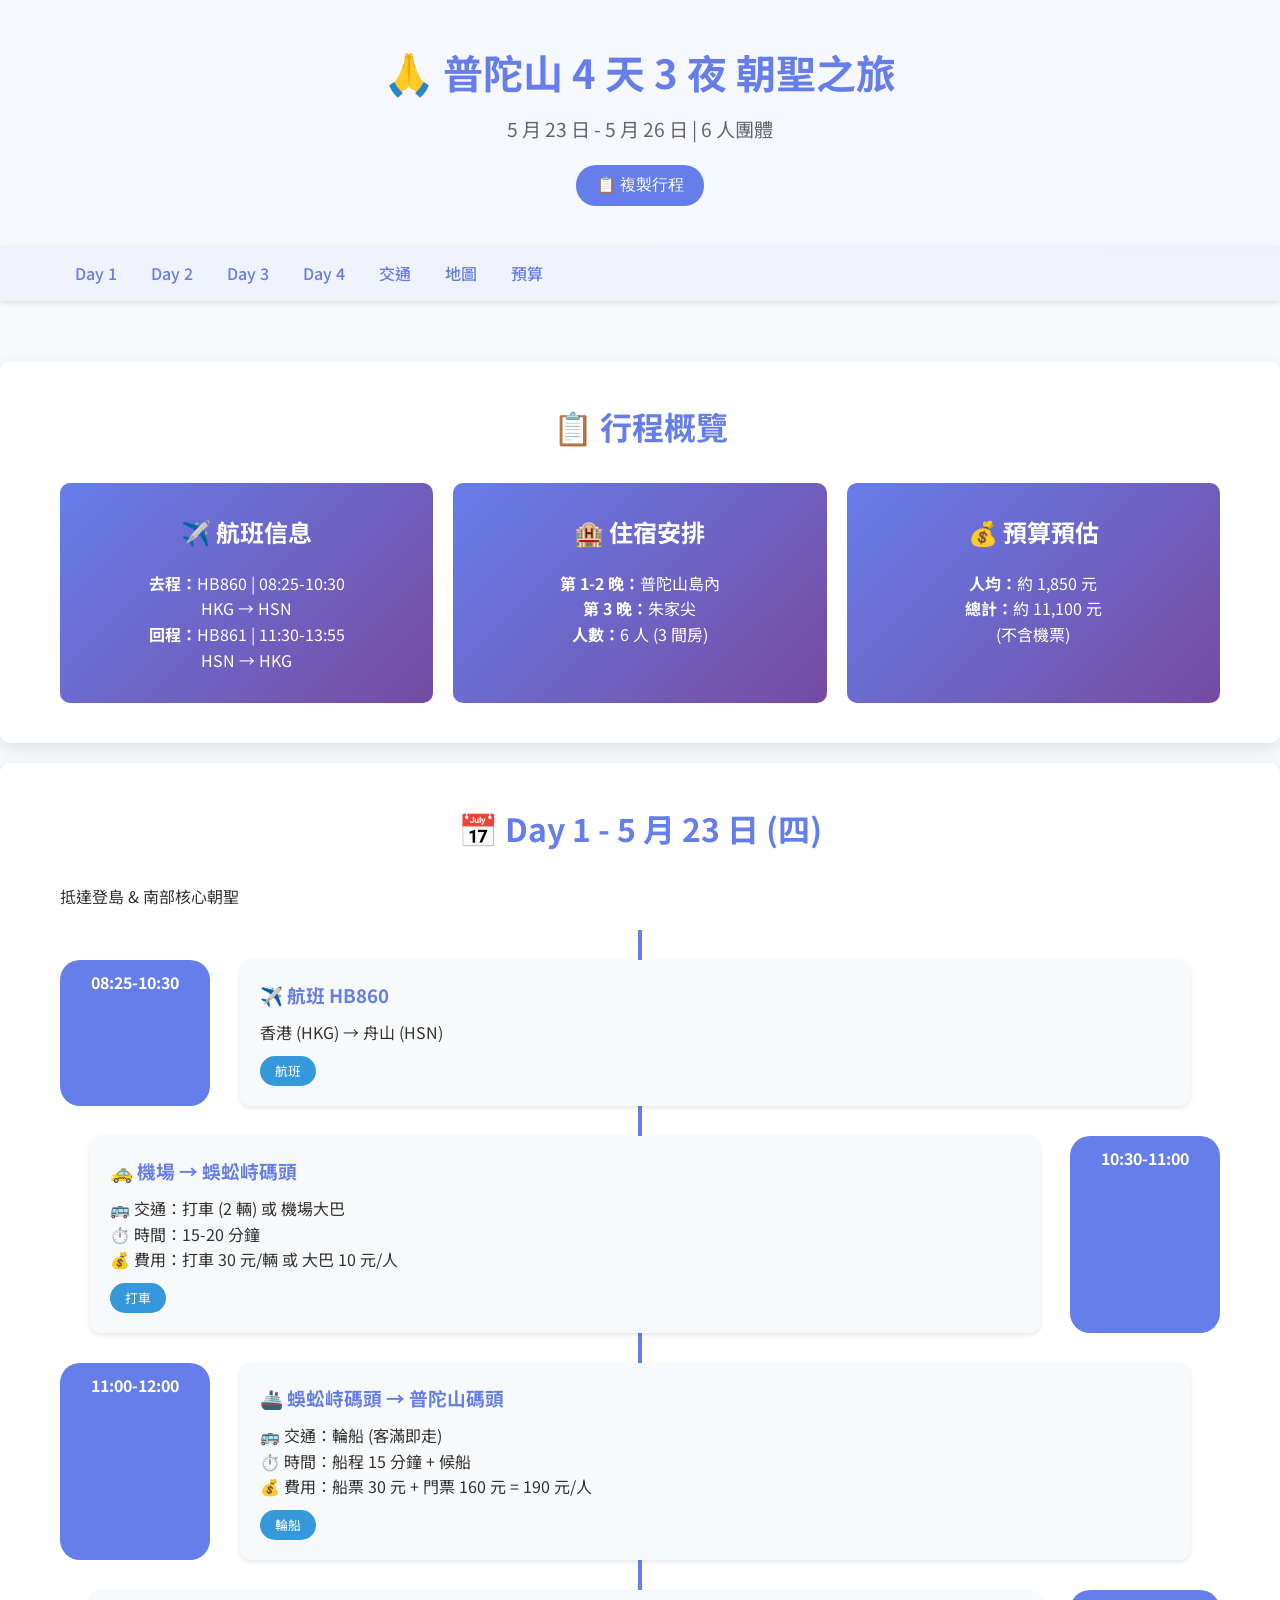
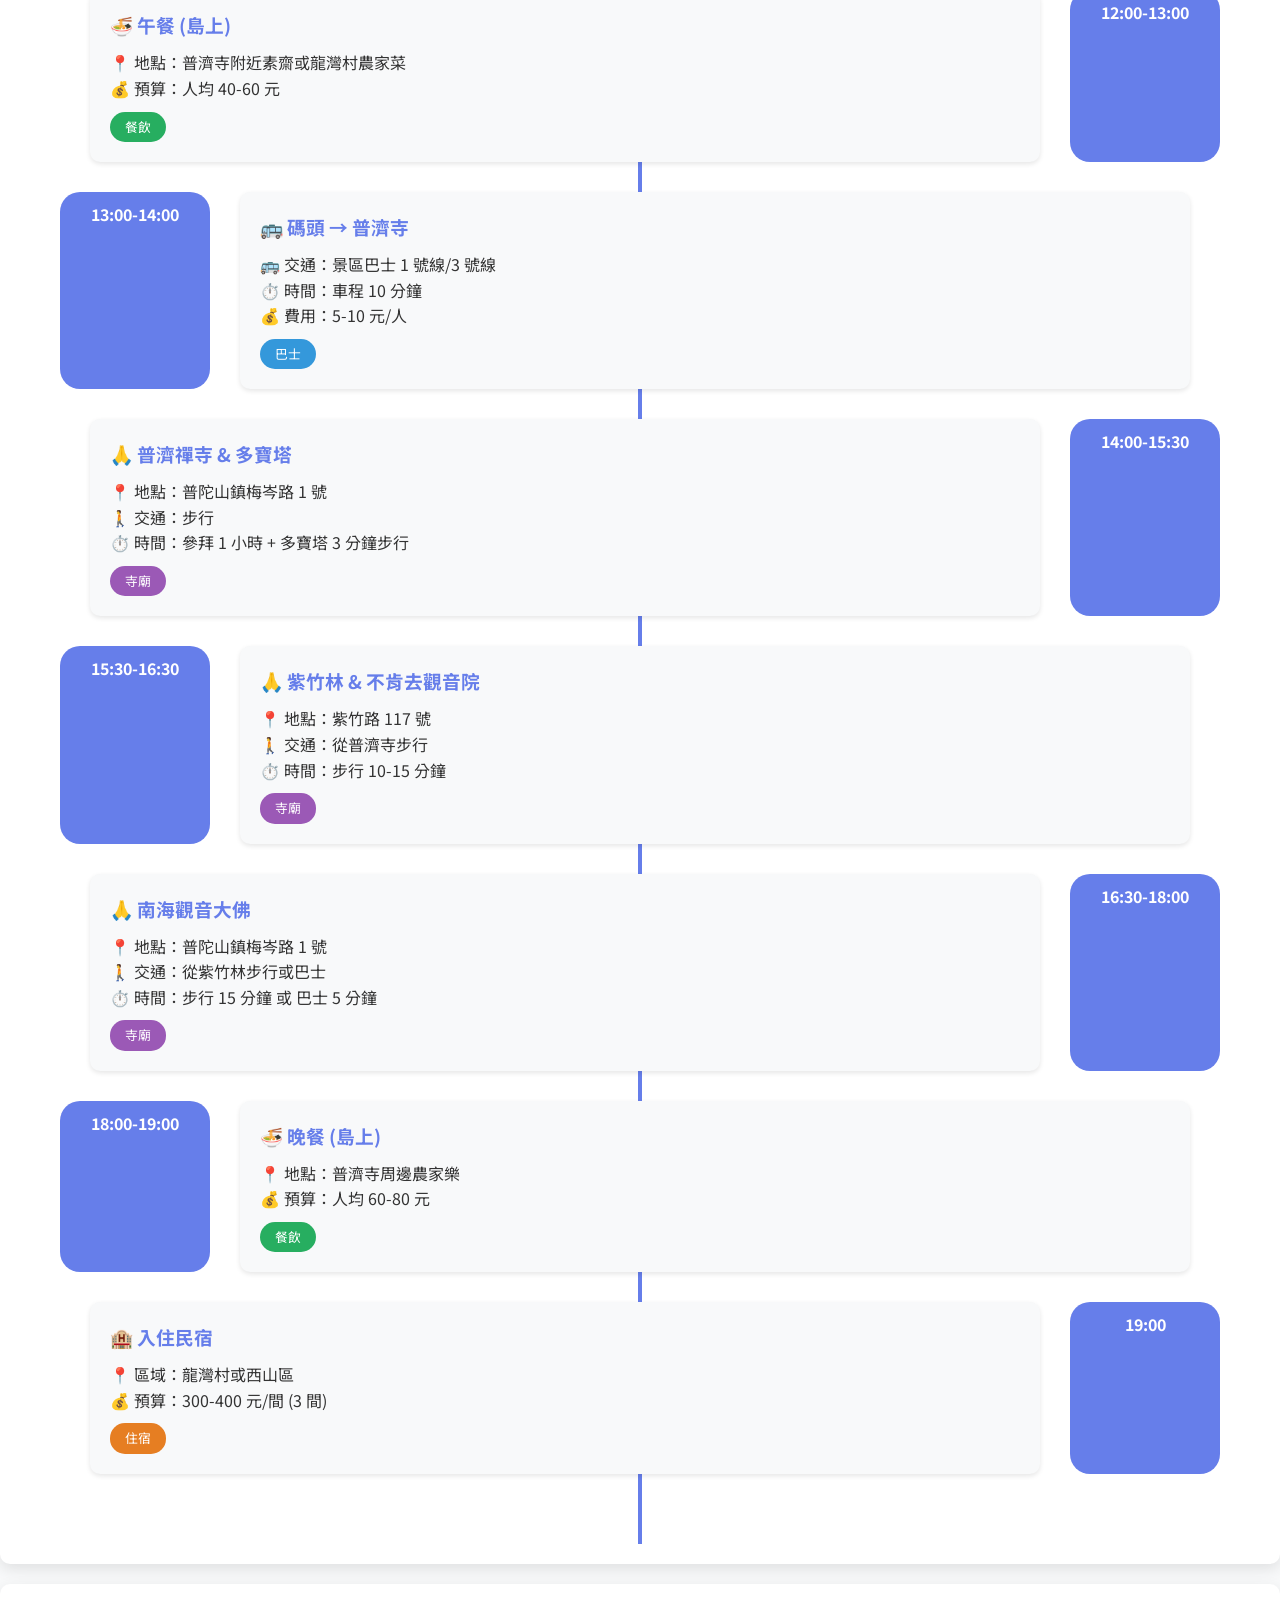
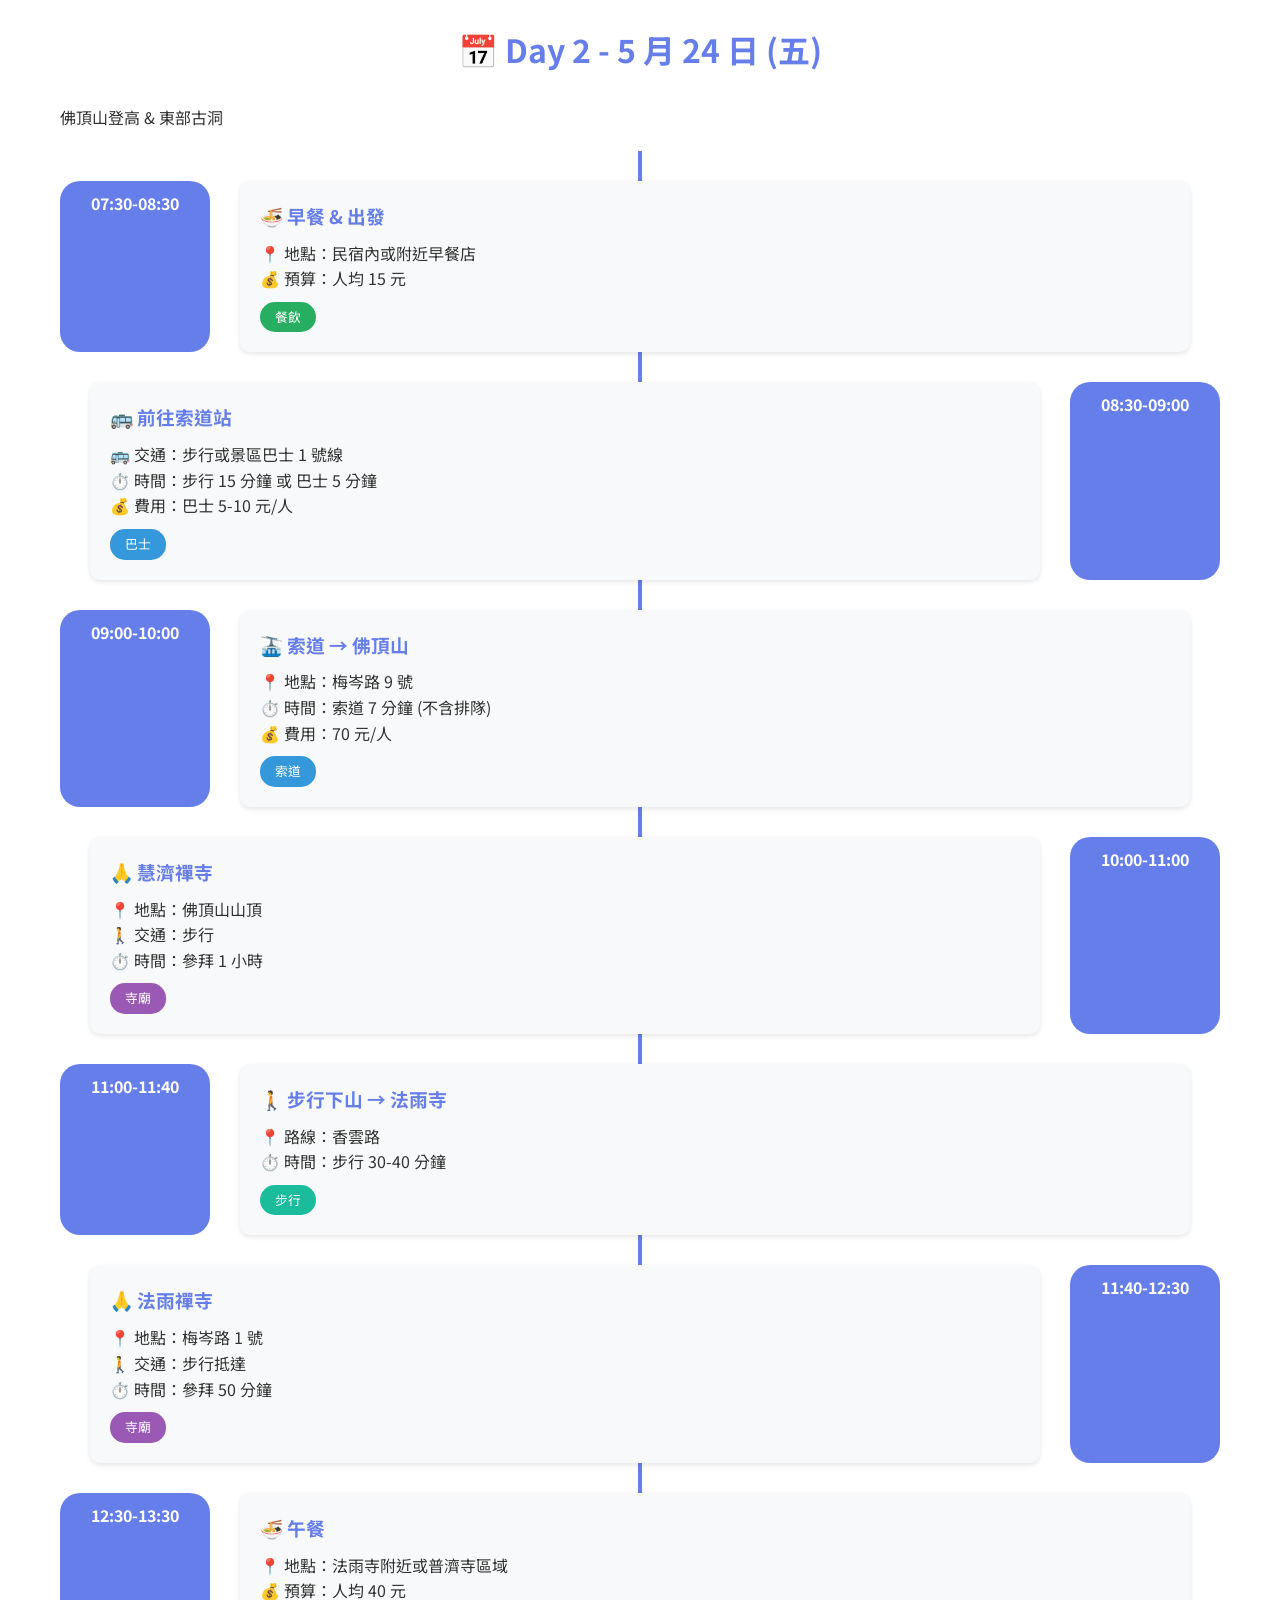
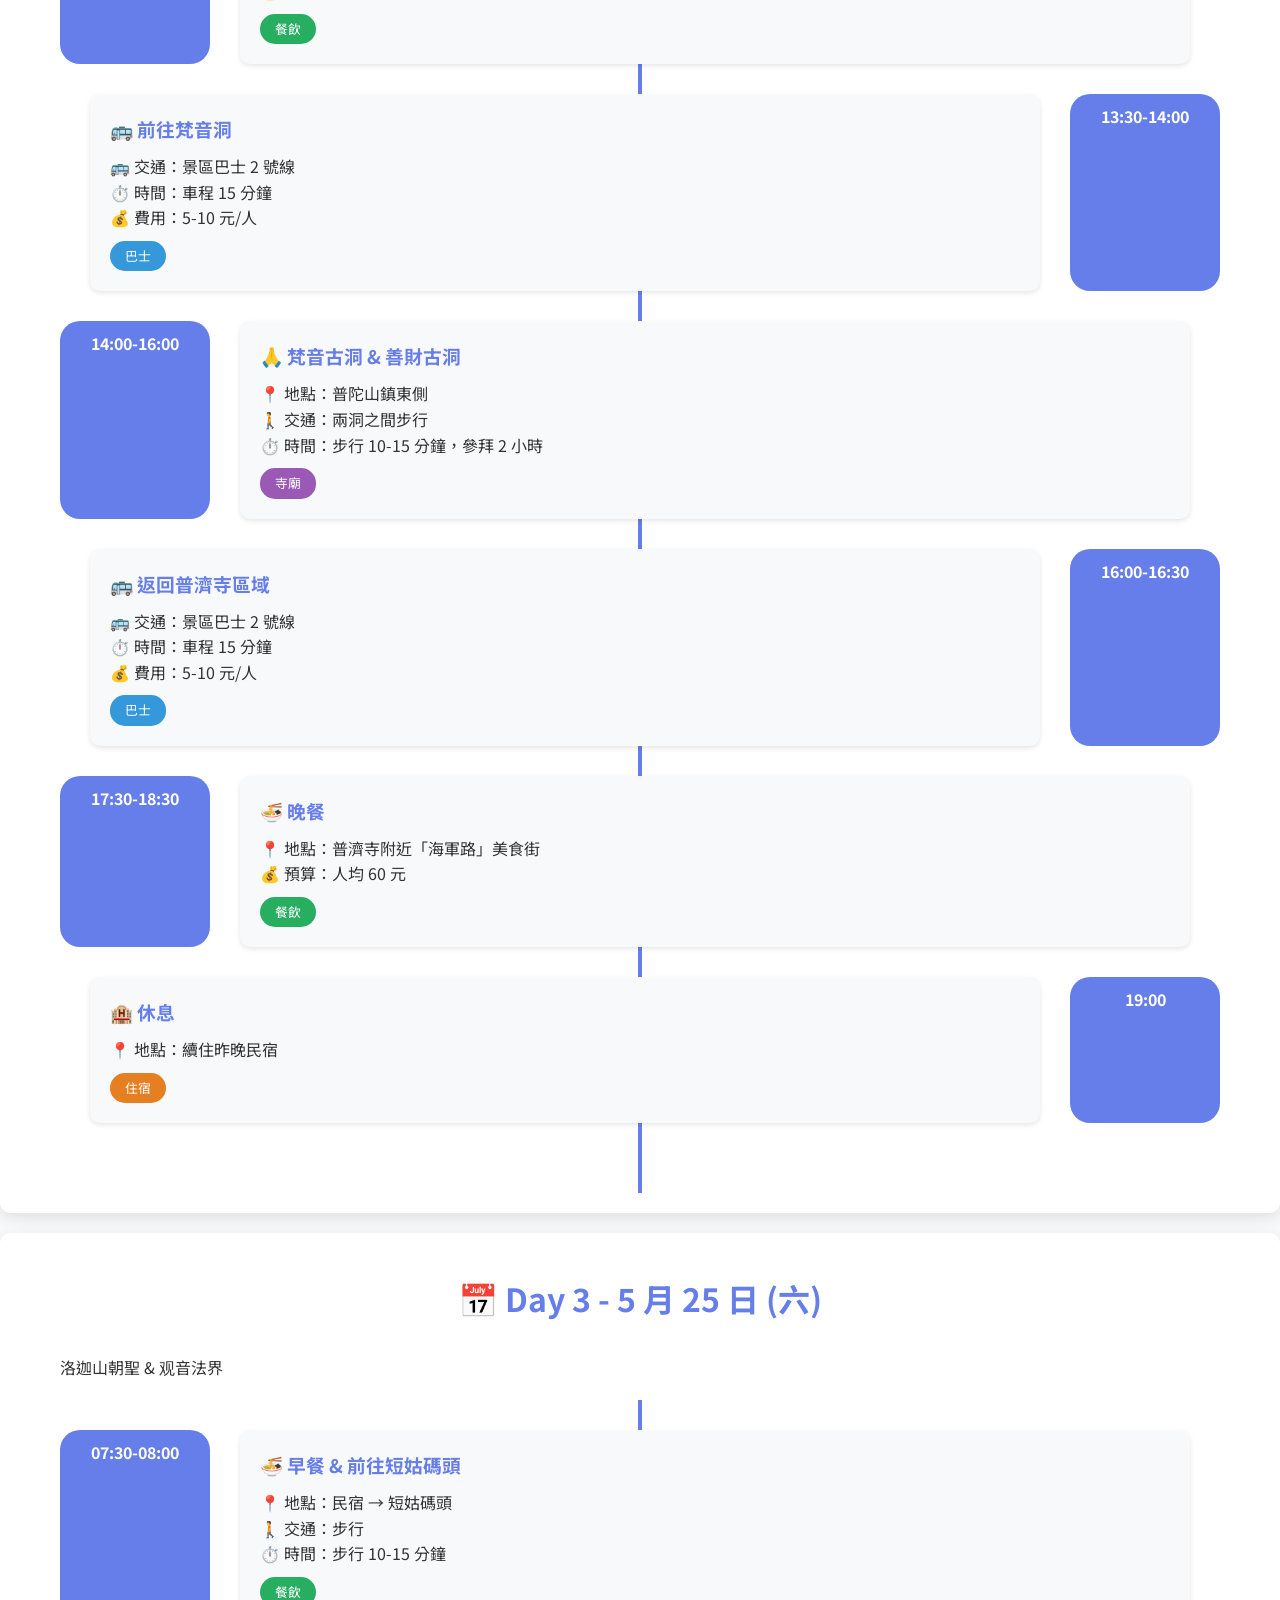
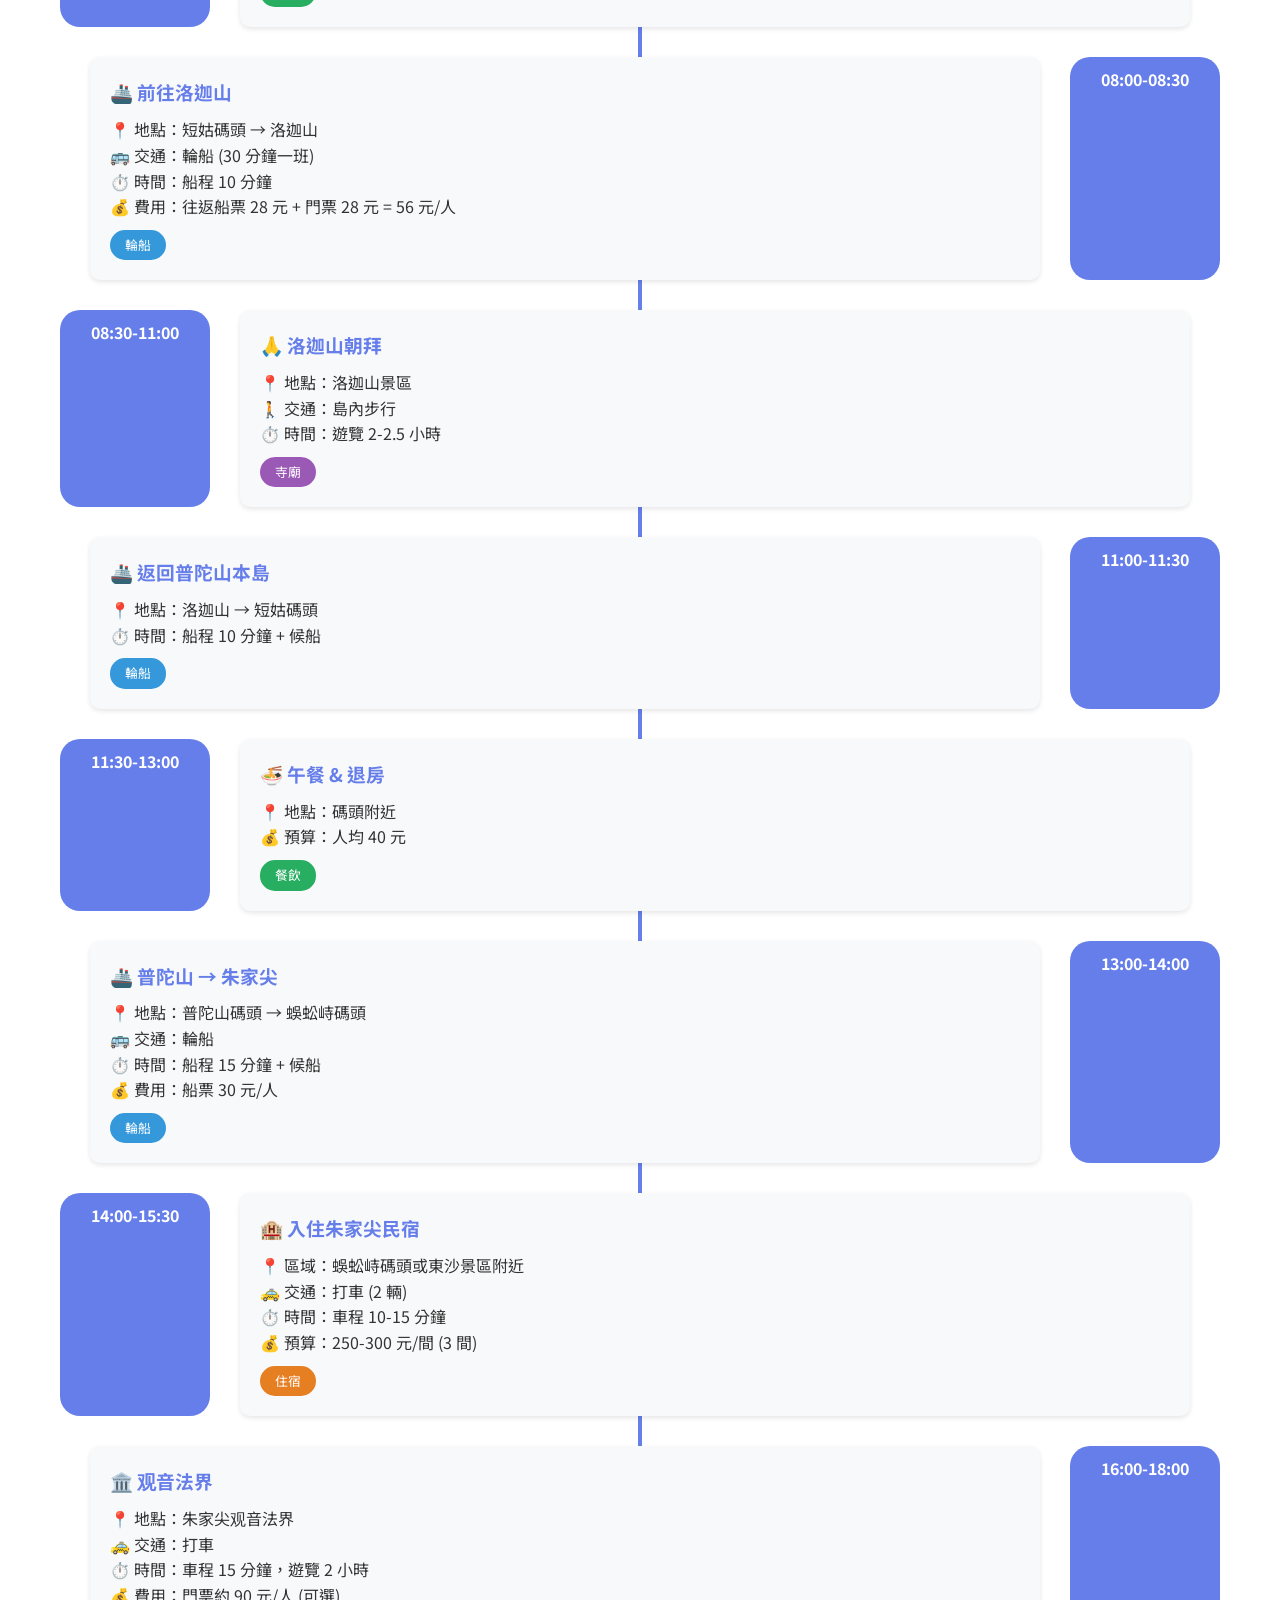
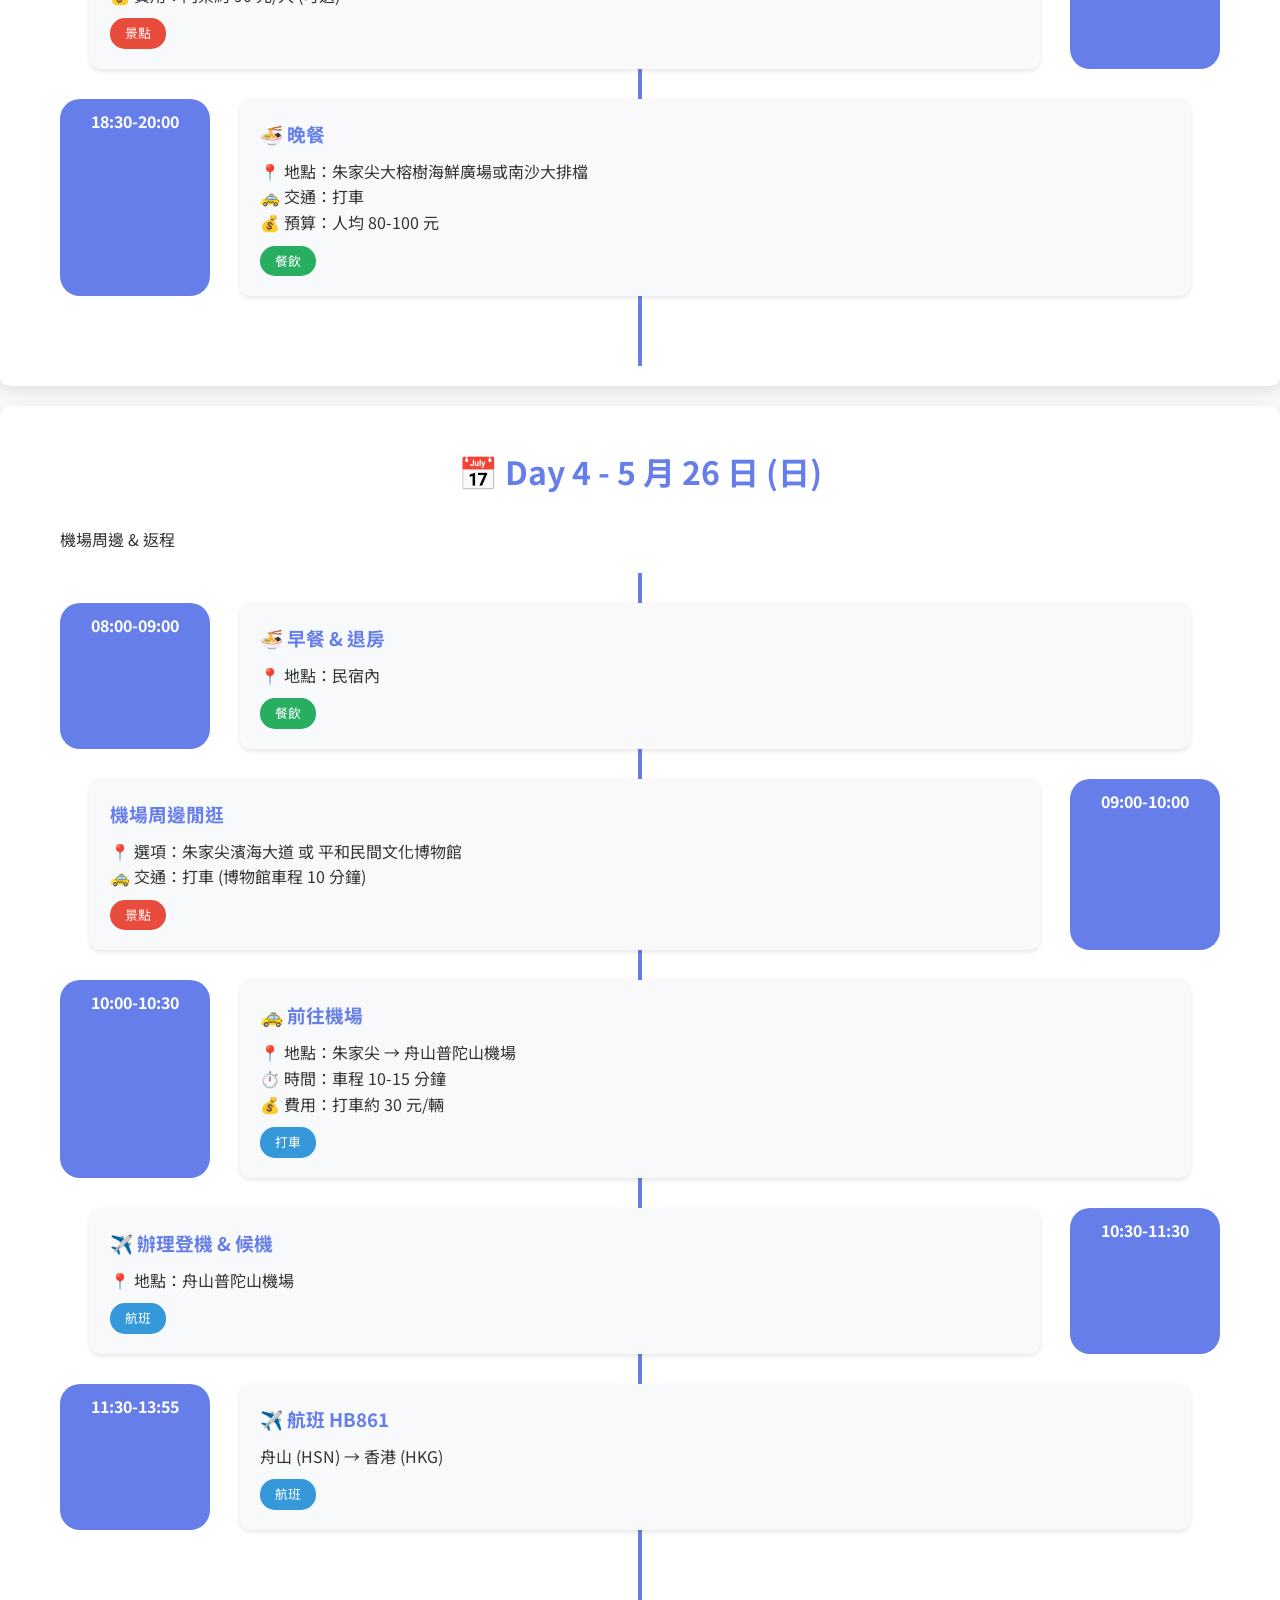
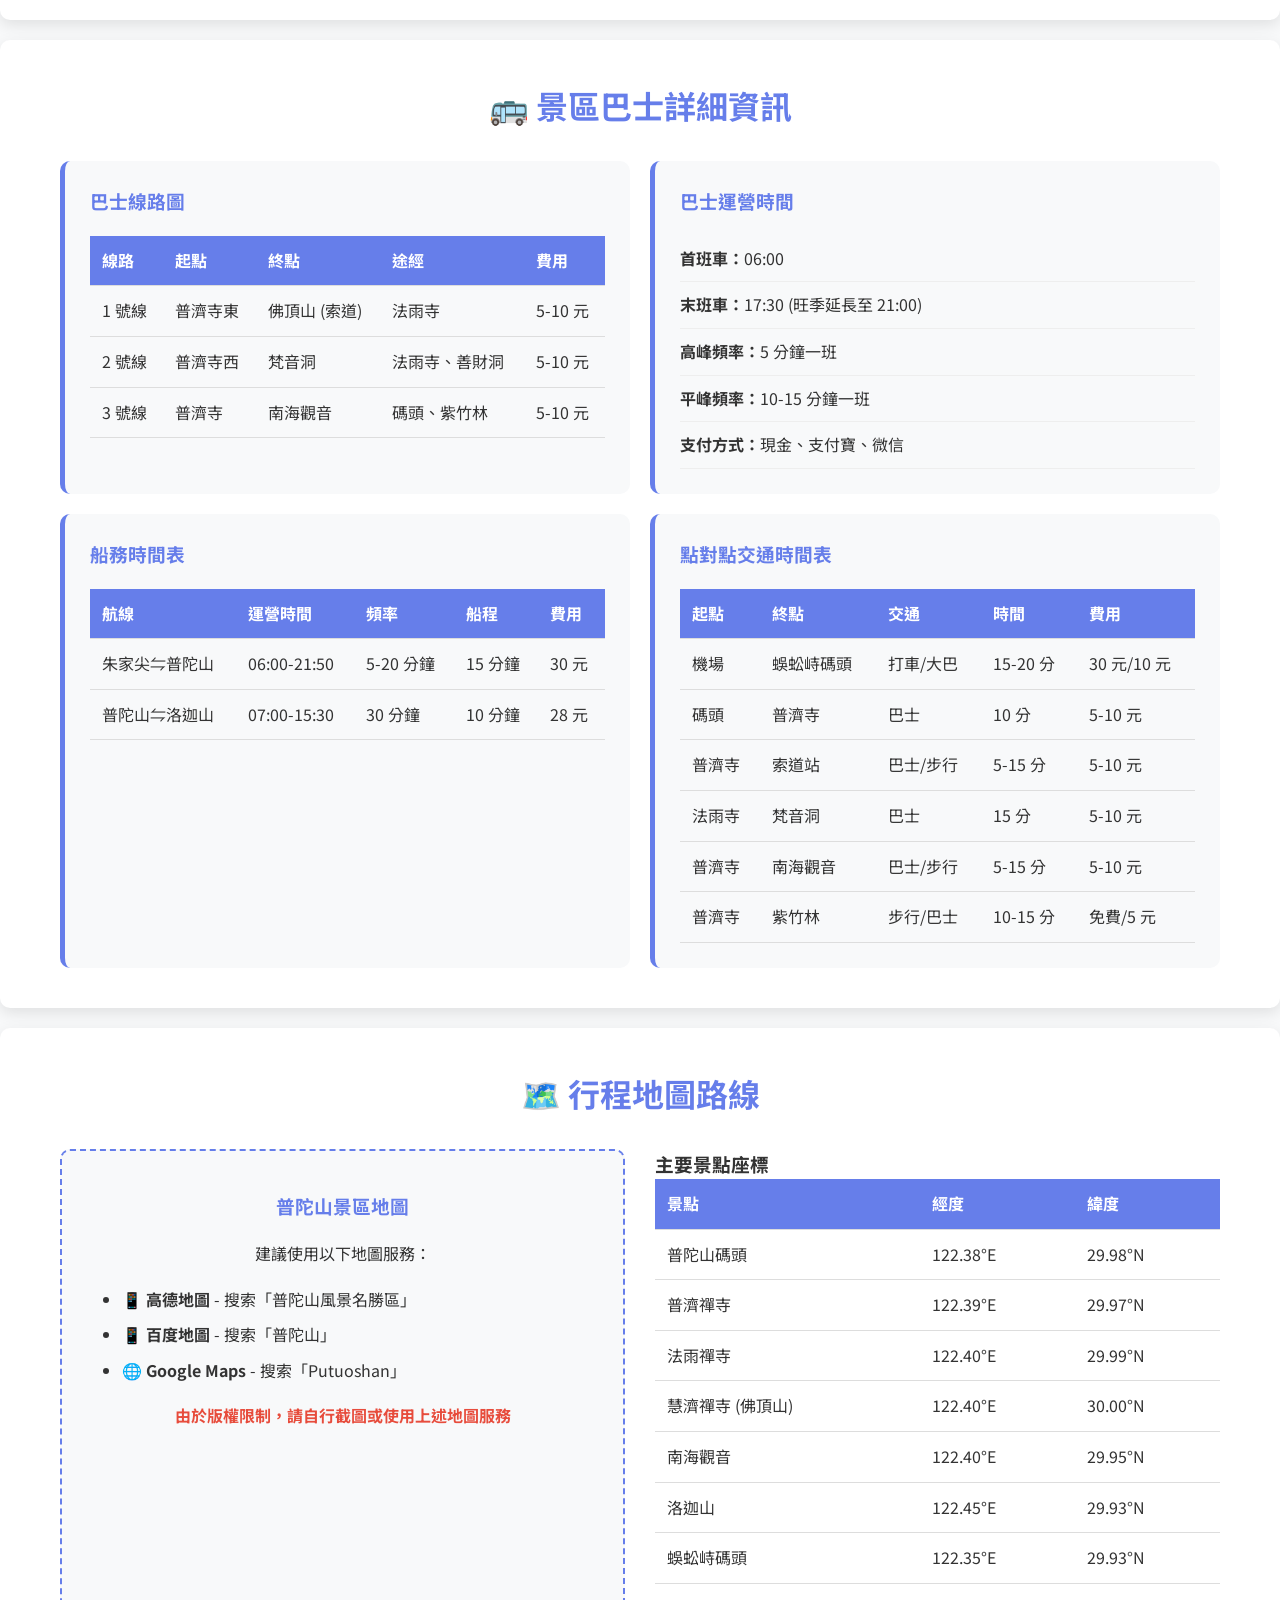
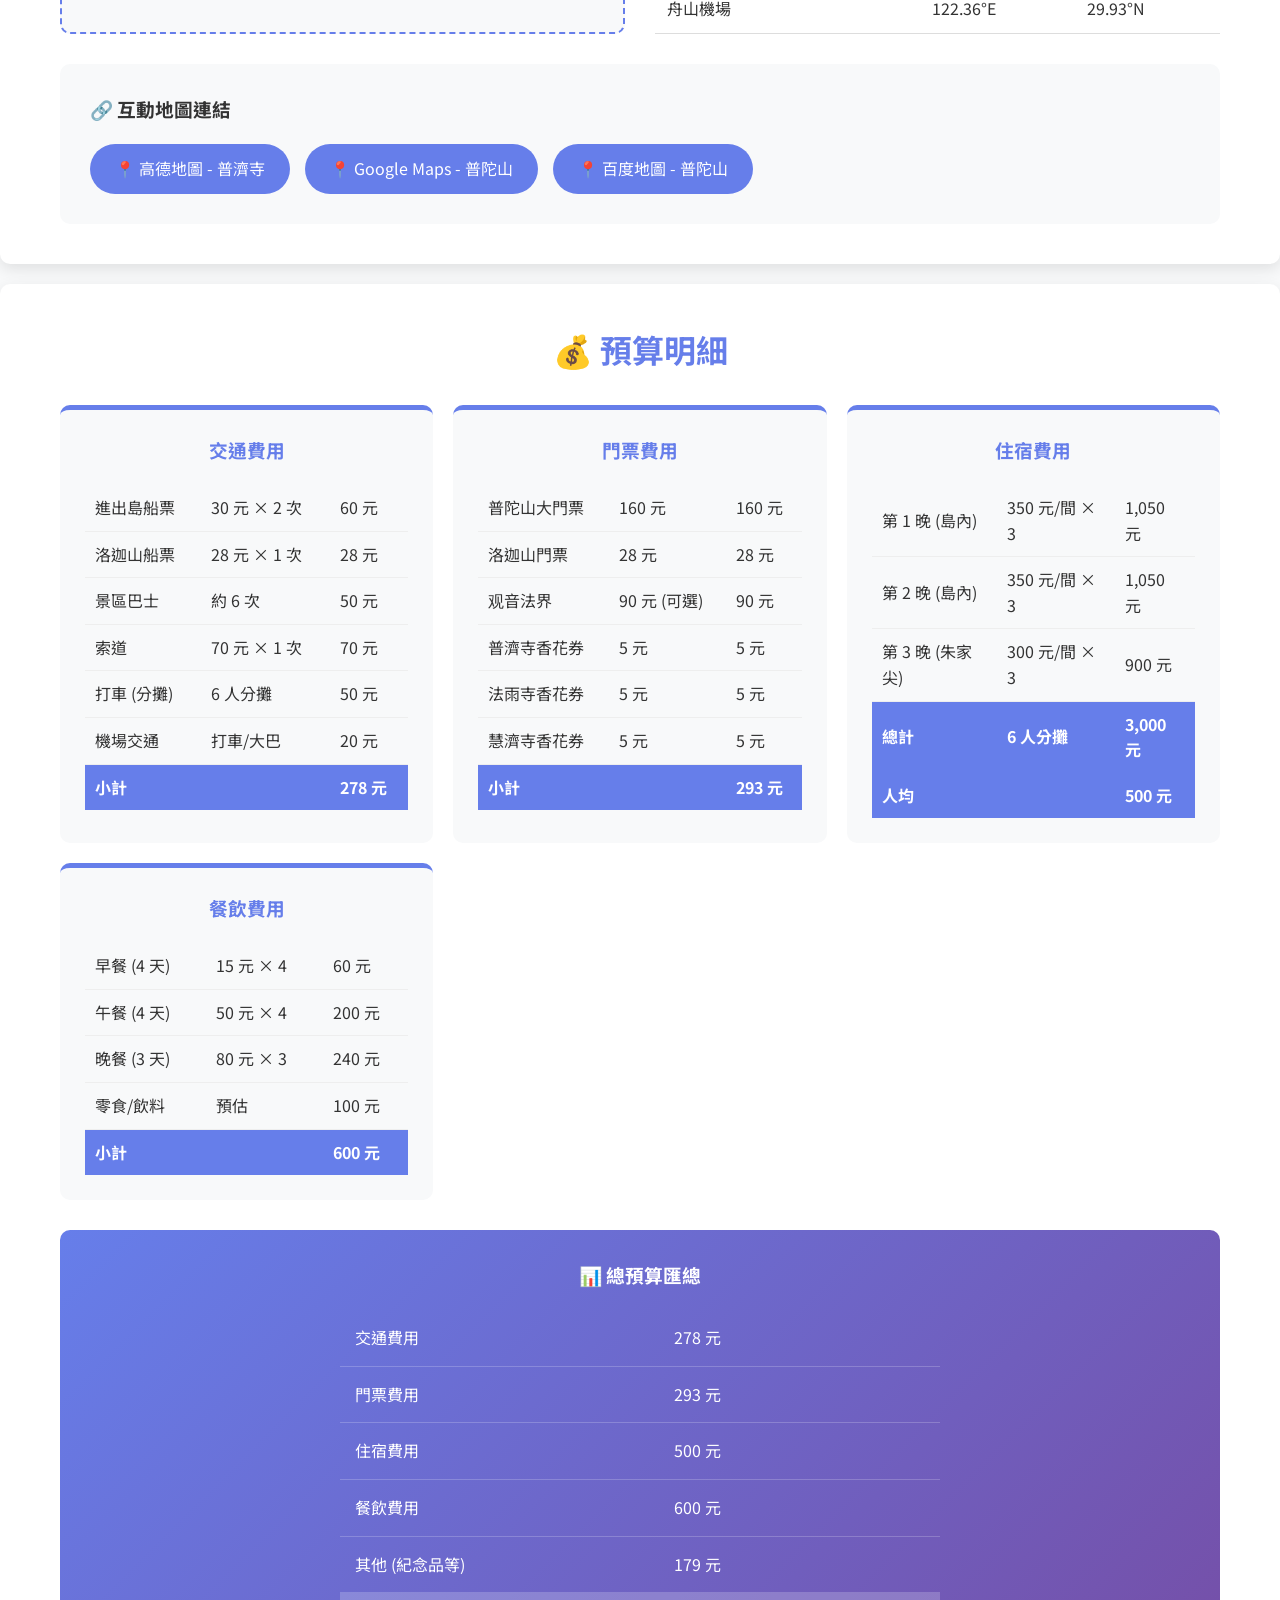
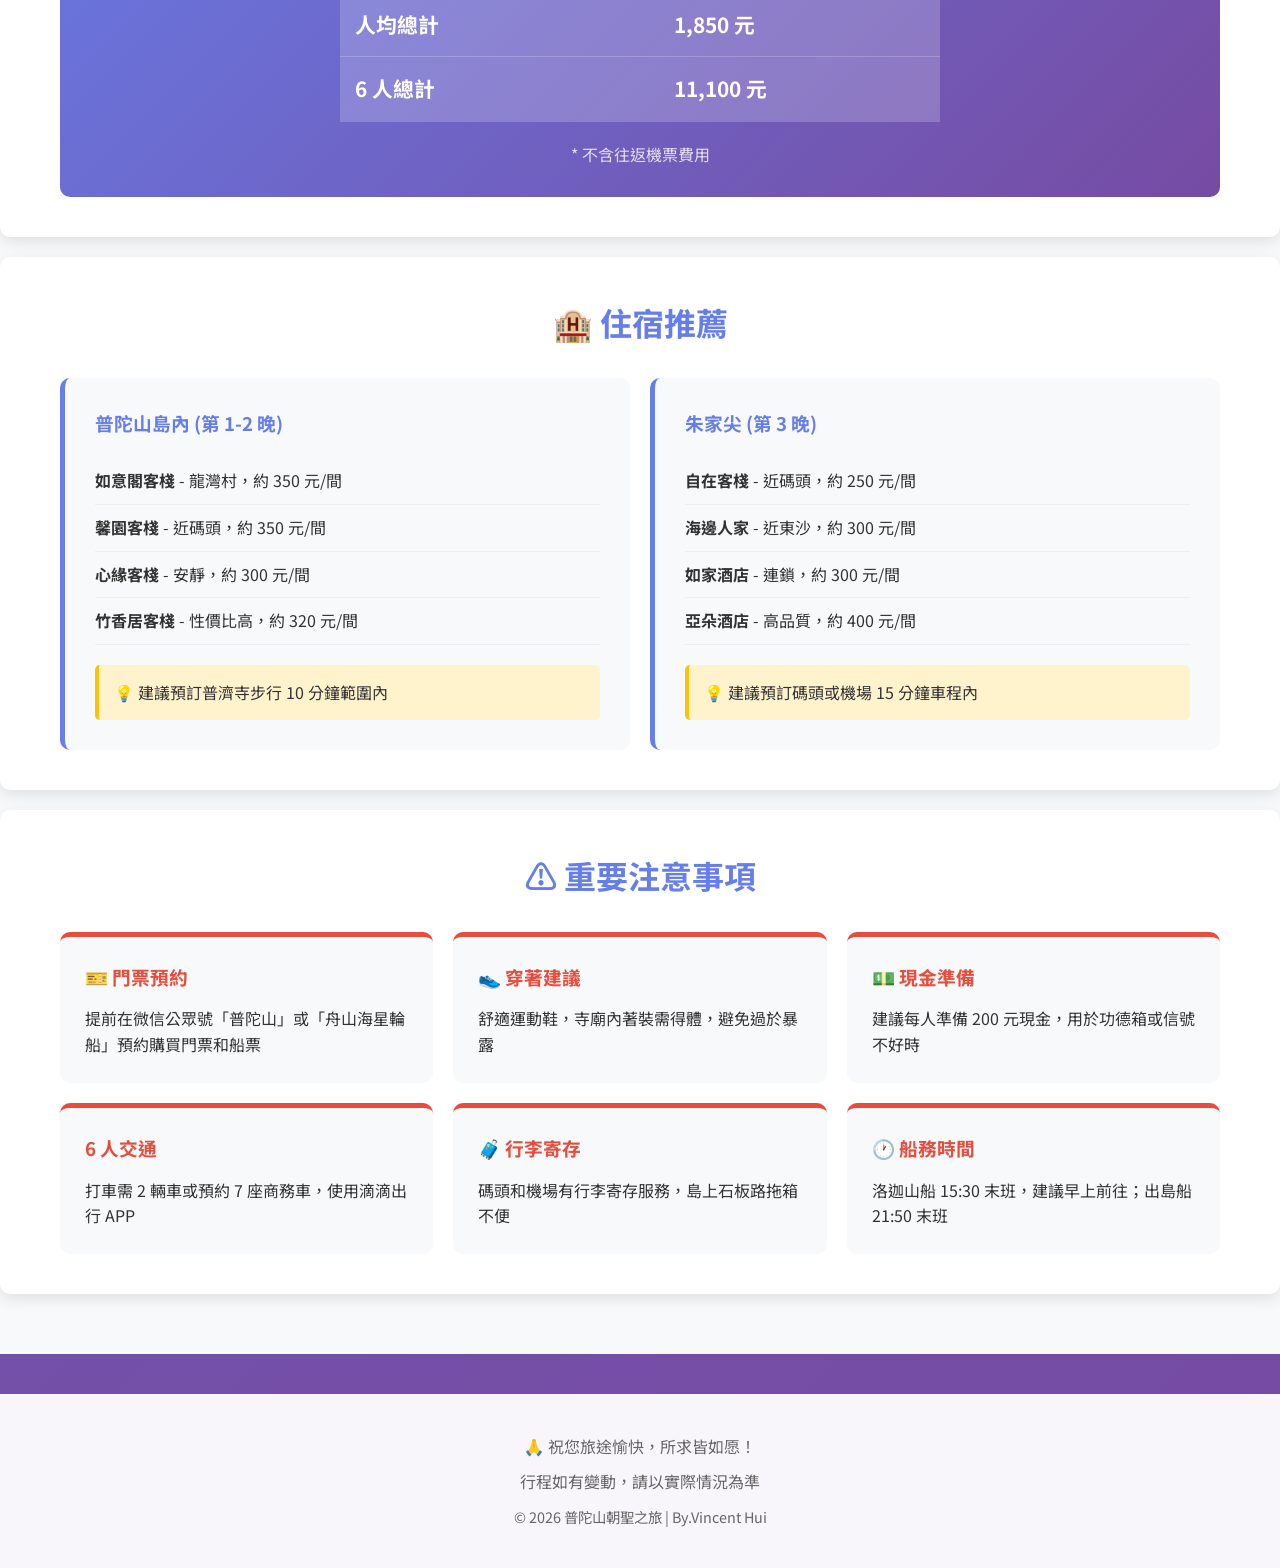
<file: v1.26/Iease/travel plans/pu_tuo_shan/index.html>
<!DOCTYPE html>
<html lang="zh-HK">
<head>
    <meta charset="UTF-8">
    <meta name="viewport" content="width=device-width, initial-scale=1.0">
    <title>普陀山 4 天 3 夜 朝聖之旅</title>
    <link rel="stylesheet" href="style.css">
    <link href="https://fonts.googleapis.com/css2?family=Noto+Sans+TC:wght@300;400;500;700&display=swap" rel="stylesheet">
</head>
<body>
    <header class="header">
        <div class="container">
            <h1>🙏 普陀山 4 天 3 夜 朝聖之旅</h1>
            <p class="subtitle">5 月 23 日 - 5 月 26 日 | 6 人團體</p>
        </div>
    </header>

    <nav class="nav">
        <div class="container">
            <a href="#day1">Day 1</a>
            <a href="#day2">Day 2</a>
            <a href="#day3">Day 3</a>
            <a href="#day4">Day 4</a>
            <a href="#transport">交通</a>
            <a href="#map">地圖</a>
            <a href="#budget">預算</a>
        </div>
    </nav>

    <main class="main">
        <!-- 行程概覽 -->
        <section class="section overview">
            <div class="container">
                <h2>📋 行程概覽</h2>
                <div class="overview-grid">
                    <div class="overview-card">
                        <h3>✈️ 航班信息</h3>
                        <p><strong>去程：</strong>HB860 | 08:25-10:30</p>
                        <p>HKG → HSN</p>
                        <p><strong>回程：</strong>HB861 | 11:30-13:55</p>
                        <p>HSN → HKG</p>
                    </div>
                    <div class="overview-card">
                        <h3>🏨 住宿安排</h3>
                        <p><strong>第 1-2 晚：</strong>普陀山島內</p>
                        <p><strong>第 3 晚：</strong>朱家尖</p>
                        <p><strong>人數：</strong>6 人 (3 間房)</p>
                    </div>
                    <div class="overview-card">
                        <h3>💰 預算預估</h3>
                        <p><strong>人均：</strong>約 1,850 元</p>
                        <p><strong>總計：</strong>約 11,100 元</p>
                        <p>(不含機票)</p>
                    </div>
                </div>
            </div>
        </section>

        <!-- Day 1 -->
        <section id="day1" class="section day">
            <div class="container">
                <h2>📅 Day 1 - 5 月 23 日 (四)</h2>
                <p class="day-theme">抵達登島 & 南部核心朝聖</p>
                
                <div class="timeline">
                    <div class="timeline-item">
                        <div class="time">08:25-10:30</div>
                        <div class="content">
                            <h3>✈️ 航班 HB860</h3>
                            <p>香港 (HKG) → 舟山 (HSN)</p>
                            <span class="tag transport">航班</span>
                        </div>
                    </div>
                    
                    <div class="timeline-item">
                        <div class="time">10:30-11:00</div>
                        <div class="content">
                            <h3>🚕 機場 → 蜈蚣峙碼頭</h3>
                            <p>🚌 交通：打車 (2 輛) 或 機場大巴</p>
                            <p>⏱️ 時間：15-20 分鐘</p>
                            <p>💰 費用：打車 30 元/輛 或 大巴 10 元/人</p>
                            <span class="tag transport">打車</span>
                        </div>
                    </div>
                    
                    <div class="timeline-item">
                        <div class="time">11:00-12:00</div>
                        <div class="content">
                            <h3>🚢 蜈蚣峙碼頭 → 普陀山碼頭</h3>
                            <p>🚌 交通：輪船 (客滿即走)</p>
                            <p>⏱️ 時間：船程 15 分鐘 + 候船</p>
                            <p>💰 費用：船票 30 元 + 門票 160 元 = 190 元/人</p>
                            <span class="tag transport">輪船</span>
                        </div>
                    </div>
                    
                    <div class="timeline-item">
                        <div class="time">12:00-13:00</div>
                        <div class="content">
                            <h3>🍜 午餐 (島上)</h3>
                            <p>📍 地點：普濟寺附近素齋或龍灣村農家菜</p>
                            <p>💰 預算：人均 40-60 元</p>
                            <span class="tag food">餐飲</span>
                        </div>
                    </div>
                    
                    <div class="timeline-item">
                        <div class="time">13:00-14:00</div>
                        <div class="content">
                            <h3>🚌 碼頭 → 普濟寺</h3>
                            <p>🚌 交通：景區巴士 1 號線/3 號線</p>
                            <p>⏱️ 時間：車程 10 分鐘</p>
                            <p>💰 費用：5-10 元/人</p>
                            <span class="tag transport">巴士</span>
                        </div>
                    </div>
                    
                    <div class="timeline-item">
                        <div class="time">14:00-15:30</div>
                        <div class="content">
                            <h3>🙏 普濟禪寺 & 多寶塔</h3>
                            <p>📍 地點：普陀山鎮梅岑路 1 號</p>
                            <p>🚶 交通：步行</p>
                            <p>⏱️ 時間：參拜 1 小時 + 多寶塔 3 分鐘步行</p>
                            <span class="tag temple">寺廟</span>
                        </div>
                    </div>
                    
                    <div class="timeline-item">
                        <div class="time">15:30-16:30</div>
                        <div class="content">
                            <h3>🙏 紫竹林 & 不肯去觀音院</h3>
                            <p>📍 地點：紫竹路 117 號</p>
                            <p>🚶 交通：從普濟寺步行</p>
                            <p>⏱️ 時間：步行 10-15 分鐘</p>
                            <span class="tag temple">寺廟</span>
                        </div>
                    </div>
                    
                    <div class="timeline-item">
                        <div class="time">16:30-18:00</div>
                        <div class="content">
                            <h3>🙏 南海觀音大佛</h3>
                            <p>📍 地點：普陀山鎮梅岑路 1 號</p>
                            <p>🚶 交通：從紫竹林步行或巴士</p>
                            <p>⏱️ 時間：步行 15 分鐘 或 巴士 5 分鐘</p>
                            <span class="tag temple">寺廟</span>
                        </div>
                    </div>
                    
                    <div class="timeline-item">
                        <div class="time">18:00-19:00</div>
                        <div class="content">
                            <h3>🍜 晚餐 (島上)</h3>
                            <p>📍 地點：普濟寺周邊農家樂</p>
                            <p>💰 預算：人均 60-80 元</p>
                            <span class="tag food">餐飲</span>
                        </div>
                    </div>
                    
                    <div class="timeline-item">
                        <div class="time">19:00</div>
                        <div class="content">
                            <h3>🏨 入住民宿</h3>
                            <p>📍 區域：龍灣村或西山區</p>
                            <p>💰 預算：300-400 元/間 (3 間)</p>
                            <span class="tag hotel">住宿</span>
                        </div>
                    </div>
                </div>
            </div>
        </section>

        <!-- Day 2 -->
        <section id="day2" class="section day">
            <div class="container">
                <h2>📅 Day 2 - 5 月 24 日 (五)</h2>
                <p class="day-theme">佛頂山登高 & 東部古洞</p>
                
                <div class="timeline">
                    <div class="timeline-item">
                        <div class="time">07:30-08:30</div>
                        <div class="content">
                            <h3>🍜 早餐 & 出發</h3>
                            <p>📍 地點：民宿內或附近早餐店</p>
                            <p>💰 預算：人均 15 元</p>
                            <span class="tag food">餐飲</span>
                        </div>
                    </div>
                    
                    <div class="timeline-item">
                        <div class="time">08:30-09:00</div>
                        <div class="content">
                            <h3>🚌 前往索道站</h3>
                            <p>🚌 交通：步行或景區巴士 1 號線</p>
                            <p>⏱️ 時間：步行 15 分鐘 或 巴士 5 分鐘</p>
                            <p>💰 費用：巴士 5-10 元/人</p>
                            <span class="tag transport">巴士</span>
                        </div>
                    </div>
                    
                    <div class="timeline-item">
                        <div class="time">09:00-10:00</div>
                        <div class="content">
                            <h3>🚠 索道 → 佛頂山</h3>
                            <p>📍 地點：梅岑路 9 號</p>
                            <p>⏱️ 時間：索道 7 分鐘 (不含排隊)</p>
                            <p>💰 費用：70 元/人</p>
                            <span class="tag transport">索道</span>
                        </div>
                    </div>
                    
                    <div class="timeline-item">
                        <div class="time">10:00-11:00</div>
                        <div class="content">
                            <h3>🙏 慧濟禪寺</h3>
                            <p>📍 地點：佛頂山山頂</p>
                            <p>🚶 交通：步行</p>
                            <p>⏱️ 時間：參拜 1 小時</p>
                            <span class="tag temple">寺廟</span>
                        </div>
                    </div>
                    
                    <div class="timeline-item">
                        <div class="time">11:00-11:40</div>
                        <div class="content">
                            <h3>🚶 步行下山 → 法雨寺</h3>
                            <p>📍 路線：香雲路</p>
                            <p>⏱️ 時間：步行 30-40 分鐘</p>
                            <span class="tag walk">步行</span>
                        </div>
                    </div>
                    
                    <div class="timeline-item">
                        <div class="time">11:40-12:30</div>
                        <div class="content">
                            <h3>🙏 法雨禪寺</h3>
                            <p>📍 地點：梅岑路 1 號</p>
                            <p>🚶 交通：步行抵達</p>
                            <p>⏱️ 時間：參拜 50 分鐘</p>
                            <span class="tag temple">寺廟</span>
                        </div>
                    </div>
                    
                    <div class="timeline-item">
                        <div class="time">12:30-13:30</div>
                        <div class="content">
                            <h3>🍜 午餐</h3>
                            <p>📍 地點：法雨寺附近或普濟寺區域</p>
                            <p>💰 預算：人均 40 元</p>
                            <span class="tag food">餐飲</span>
                        </div>
                    </div>
                    
                    <div class="timeline-item">
                        <div class="time">13:30-14:00</div>
                        <div class="content">
                            <h3>🚌 前往梵音洞</h3>
                            <p>🚌 交通：景區巴士 2 號線</p>
                            <p>⏱️ 時間：車程 15 分鐘</p>
                            <p>💰 費用：5-10 元/人</p>
                            <span class="tag transport">巴士</span>
                        </div>
                    </div>
                    
                    <div class="timeline-item">
                        <div class="time">14:00-16:00</div>
                        <div class="content">
                            <h3>🙏 梵音古洞 & 善財古洞</h3>
                            <p>📍 地點：普陀山鎮東側</p>
                            <p>🚶 交通：兩洞之間步行</p>
                            <p>⏱️ 時間：步行 10-15 分鐘，參拜 2 小時</p>
                            <span class="tag temple">寺廟</span>
                        </div>
                    </div>
                    
                    <div class="timeline-item">
                        <div class="time">16:00-16:30</div>
                        <div class="content">
                            <h3>🚌 返回普濟寺區域</h3>
                            <p>🚌 交通：景區巴士 2 號線</p>
                            <p>⏱️ 時間：車程 15 分鐘</p>
                            <p>💰 費用：5-10 元/人</p>
                            <span class="tag transport">巴士</span>
                        </div>
                    </div>
                    
                    <div class="timeline-item">
                        <div class="time">17:30-18:30</div>
                        <div class="content">
                            <h3>🍜 晚餐</h3>
                            <p>📍 地點：普濟寺附近「海軍路」美食街</p>
                            <p>💰 預算：人均 60 元</p>
                            <span class="tag food">餐飲</span>
                        </div>
                    </div>
                    
                    <div class="timeline-item">
                        <div class="time">19:00</div>
                        <div class="content">
                            <h3>🏨 休息</h3>
                            <p>📍 地點：續住昨晚民宿</p>
                            <span class="tag hotel">住宿</span>
                        </div>
                    </div>
                </div>
            </div>
        </section>

        <!-- Day 3 -->
        <section id="day3" class="section day">
            <div class="container">
                <h2>📅 Day 3 - 5 月 25 日 (六)</h2>
                <p class="day-theme">洛迦山朝聖 & 观音法界</p>
                
                <div class="timeline">
                    <div class="timeline-item">
                        <div class="time">07:30-08:00</div>
                        <div class="content">
                            <h3>🍜 早餐 & 前往短姑碼頭</h3>
                            <p>📍 地點：民宿 → 短姑碼頭</p>
                            <p>🚶 交通：步行</p>
                            <p>⏱️ 時間：步行 10-15 分鐘</p>
                            <span class="tag food">餐飲</span>
                        </div>
                    </div>
                    
                    <div class="timeline-item">
                        <div class="time">08:00-08:30</div>
                        <div class="content">
                            <h3>🚢 前往洛迦山</h3>
                            <p>📍 地點：短姑碼頭 → 洛迦山</p>
                            <p>🚌 交通：輪船 (30 分鐘一班)</p>
                            <p>⏱️ 時間：船程 10 分鐘</p>
                            <p>💰 費用：往返船票 28 元 + 門票 28 元 = 56 元/人</p>
                            <span class="tag transport">輪船</span>
                        </div>
                    </div>
                    
                    <div class="timeline-item">
                        <div class="time">08:30-11:00</div>
                        <div class="content">
                            <h3>🙏 洛迦山朝拜</h3>
                            <p>📍 地點：洛迦山景區</p>
                            <p>🚶 交通：島內步行</p>
                            <p>⏱️ 時間：遊覽 2-2.5 小時</p>
                            <span class="tag temple">寺廟</span>
                        </div>
                    </div>
                    
                    <div class="timeline-item">
                        <div class="time">11:00-11:30</div>
                        <div class="content">
                            <h3>🚢 返回普陀山本島</h3>
                            <p>📍 地點：洛迦山 → 短姑碼頭</p>
                            <p>⏱️ 時間：船程 10 分鐘 + 候船</p>
                            <span class="tag transport">輪船</span>
                        </div>
                    </div>
                    
                    <div class="timeline-item">
                        <div class="time">11:30-13:00</div>
                        <div class="content">
                            <h3>🍜 午餐 & 退房</h3>
                            <p>📍 地點：碼頭附近</p>
                            <p>💰 預算：人均 40 元</p>
                            <span class="tag food">餐飲</span>
                        </div>
                    </div>
                    
                    <div class="timeline-item">
                        <div class="time">13:00-14:00</div>
                        <div class="content">
                            <h3>🚢 普陀山 → 朱家尖</h3>
                            <p>📍 地點：普陀山碼頭 → 蜈蚣峙碼頭</p>
                            <p>🚌 交通：輪船</p>
                            <p>⏱️ 時間：船程 15 分鐘 + 候船</p>
                            <p>💰 費用：船票 30 元/人</p>
                            <span class="tag transport">輪船</span>
                        </div>
                    </div>
                    
                    <div class="timeline-item">
                        <div class="time">14:00-15:30</div>
                        <div class="content">
                            <h3>🏨 入住朱家尖民宿</h3>
                            <p>📍 區域：蜈蚣峙碼頭或東沙景區附近</p>
                            <p>🚕 交通：打車 (2 輛)</p>
                            <p>⏱️ 時間：車程 10-15 分鐘</p>
                            <p>💰 預算：250-300 元/間 (3 間)</p>
                            <span class="tag hotel">住宿</span>
                        </div>
                    </div>
                    
                    <div class="timeline-item">
                        <div class="time">16:00-18:00</div>
                        <div class="content">
                            <h3>🏛️ 观音法界</h3>
                            <p>📍 地點：朱家尖观音法界</p>
                            <p>🚕 交通：打車</p>
                            <p>⏱️ 時間：車程 15 分鐘，遊覽 2 小時</p>
                            <p>💰 費用：門票約 90 元/人 (可選)</p>
                            <span class="tag attraction">景點</span>
                        </div>
                    </div>
                    
                    <div class="timeline-item">
                        <div class="time">18:30-20:00</div>
                        <div class="content">
                            <h3>🍜 晚餐</h3>
                            <p>📍 地點：朱家尖大榕樹海鮮廣場或南沙大排檔</p>
                            <p>🚕 交通：打車</p>
                            <p>💰 預算：人均 80-100 元</p>
                            <span class="tag food">餐飲</span>
                        </div>
                    </div>
                </div>
            </div>
        </section>

        <!-- Day 4 -->
        <section id="day4" class="section day">
            <div class="container">
                <h2>📅 Day 4 - 5 月 26 日 (日)</h2>
                <p class="day-theme">機場周邊 & 返程</p>
                
                <div class="timeline">
                    <div class="timeline-item">
                        <div class="time">08:00-09:00</div>
                        <div class="content">
                            <h3>🍜 早餐 & 退房</h3>
                            <p>📍 地點：民宿內</p>
                            <span class="tag food">餐飲</span>
                        </div>
                    </div>
                    
                    <div class="timeline-item">
                        <div class="time">09:00-10:00</div>
                        <div class="content">
                            <h3> 機場周邊閒逛</h3>
                            <p>📍 選項：朱家尖濱海大道 或 平和民間文化博物館</p>
                            <p>🚕 交通：打車 (博物館車程 10 分鐘)</p>
                            <span class="tag attraction">景點</span>
                        </div>
                    </div>
                    
                    <div class="timeline-item">
                        <div class="time">10:00-10:30</div>
                        <div class="content">
                            <h3>🚕 前往機場</h3>
                            <p>📍 地點：朱家尖 → 舟山普陀山機場</p>
                            <p>⏱️ 時間：車程 10-15 分鐘</p>
                            <p>💰 費用：打車約 30 元/輛</p>
                            <span class="tag transport">打車</span>
                        </div>
                    </div>
                    
                    <div class="timeline-item">
                        <div class="time">10:30-11:30</div>
                        <div class="content">
                            <h3>✈️ 辦理登機 & 候機</h3>
                            <p>📍 地點：舟山普陀山機場</p>
                            <span class="tag transport">航班</span>
                        </div>
                    </div>
                    
                    <div class="timeline-item">
                        <div class="time">11:30-13:55</div>
                        <div class="content">
                            <h3>✈️ 航班 HB861</h3>
                            <p>舟山 (HSN) → 香港 (HKG)</p>
                            <span class="tag transport">航班</span>
                        </div>
                    </div>
                </div>
            </div>
        </section>

        <!-- 交通詳情 -->
        <section id="transport" class="section transport">
            <div class="container">
                <h2>🚌 景區巴士詳細資訊</h2>
                
                <div class="transport-grid">
                    <div class="transport-card">
                        <h3>巴士線路圖</h3>
                        <table class="transport-table">
                            <thead>
                                <tr>
                                    <th>線路</th>
                                    <th>起點</th>
                                    <th>終點</th>
                                    <th>途經</th>
                                    <th>費用</th>
                                </tr>
                            </thead>
                            <tbody>
                                <tr>
                                    <td>1 號線</td>
                                    <td>普濟寺東</td>
                                    <td>佛頂山 (索道)</td>
                                    <td>法雨寺</td>
                                    <td>5-10 元</td>
                                </tr>
                                <tr>
                                    <td>2 號線</td>
                                    <td>普濟寺西</td>
                                    <td>梵音洞</td>
                                    <td>法雨寺、善財洞</td>
                                    <td>5-10 元</td>
                                </tr>
                                <tr>
                                    <td>3 號線</td>
                                    <td>普濟寺</td>
                                    <td>南海觀音</td>
                                    <td>碼頭、紫竹林</td>
                                    <td>5-10 元</td>
                                </tr>
                            </tbody>
                        </table>
                    </div>
                    
                    <div class="transport-card">
                        <h3>巴士運營時間</h3>
                        <ul class="transport-list">
                            <li><strong>首班車：</strong>06:00</li>
                            <li><strong>末班車：</strong>17:30 (旺季延長至 21:00)</li>
                            <li><strong>高峰頻率：</strong>5 分鐘一班</li>
                            <li><strong>平峰頻率：</strong>10-15 分鐘一班</li>
                            <li><strong>支付方式：</strong>現金、支付寶、微信</li>
                        </ul>
                    </div>
                    
                    <div class="transport-card">
                        <h3>船務時間表</h3>
                        <table class="transport-table">
                            <thead>
                                <tr>
                                    <th>航線</th>
                                    <th>運營時間</th>
                                    <th>頻率</th>
                                    <th>船程</th>
                                    <th>費用</th>
                                </tr>
                            </thead>
                            <tbody>
                                <tr>
                                    <td>朱家尖⇋普陀山</td>
                                    <td>06:00-21:50</td>
                                    <td>5-20 分鐘</td>
                                    <td>15 分鐘</td>
                                    <td>30 元</td>
                                </tr>
                                <tr>
                                    <td>普陀山⇋洛迦山</td>
                                    <td>07:00-15:30</td>
                                    <td>30 分鐘</td>
                                    <td>10 分鐘</td>
                                    <td>28 元</td>
                                </tr>
                            </tbody>
                        </table>
                    </div>
                    
                    <div class="transport-card">
                        <h3>點對點交通時間表</h3>
                        <table class="transport-table">
                            <thead>
                                <tr>
                                    <th>起點</th>
                                    <th>終點</th>
                                    <th>交通</th>
                                    <th>時間</th>
                                    <th>費用</th>
                                </tr>
                            </thead>
                            <tbody>
                                <tr>
                                    <td>機場</td>
                                    <td>蜈蚣峙碼頭</td>
                                    <td>打車/大巴</td>
                                    <td>15-20 分</td>
                                    <td>30 元/10 元</td>
                                </tr>
                                <tr>
                                    <td>碼頭</td>
                                    <td>普濟寺</td>
                                    <td>巴士</td>
                                    <td>10 分</td>
                                    <td>5-10 元</td>
                                </tr>
                                <tr>
                                    <td>普濟寺</td>
                                    <td>索道站</td>
                                    <td>巴士/步行</td>
                                    <td>5-15 分</td>
                                    <td>5-10 元</td>
                                </tr>
                                <tr>
                                    <td>法雨寺</td>
                                    <td>梵音洞</td>
                                    <td>巴士</td>
                                    <td>15 分</td>
                                    <td>5-10 元</td>
                                </tr>
                                <tr>
                                    <td>普濟寺</td>
                                    <td>南海觀音</td>
                                    <td>巴士/步行</td>
                                    <td>5-15 分</td>
                                    <td>5-10 元</td>
                                </tr>
                                <tr>
                                    <td>普濟寺</td>
                                    <td>紫竹林</td>
                                    <td>步行/巴士</td>
                                    <td>10-15 分</td>
                                    <td>免費/5 元</td>
                                </tr>
                            </tbody>
                        </table>
                    </div>
                </div>
            </div>
        </section>

        <!-- 地圖 -->
        <section id="map" class="section map">
            <div class="container">
                <h2>🗺️ 行程地圖路線</h2>
                <div class="map-container">
                    <div class="map-placeholder">
                        <h3>普陀山景區地圖</h3>
                        <p>建議使用以下地圖服務：</p>
                        <ul>
                            <li>📱 <strong>高德地圖</strong> - 搜索「普陀山風景名勝區」</li>
                            <li>📱 <strong>百度地圖</strong> - 搜索「普陀山」</li>
                            <li>🌐 <strong>Google Maps</strong> - 搜索「Putuoshan」</li>
                        </ul>
                        <p class="map-note">由於版權限制，請自行截圖或使用上述地圖服務</p>
                    </div>
                    
                    <div class="route-info">
                        <h3> 主要景點座標</h3>
                        <table class="route-table">
                            <thead>
                                <tr>
                                    <th>景點</th>
                                    <th>經度</th>
                                    <th>緯度</th>
                                </tr>
                            </thead>
                            <tbody>
                                <tr>
                                    <td>普陀山碼頭</td>
                                    <td>122.38°E</td>
                                    <td>29.98°N</td>
                                </tr>
                                <tr>
                                    <td>普濟禪寺</td>
                                    <td>122.39°E</td>
                                    <td>29.97°N</td>
                                </tr>
                                <tr>
                                    <td>法雨禪寺</td>
                                    <td>122.40°E</td>
                                    <td>29.99°N</td>
                                </tr>
                                <tr>
                                    <td>慧濟禪寺 (佛頂山)</td>
                                    <td>122.40°E</td>
                                    <td>30.00°N</td>
                                </tr>
                                <tr>
                                    <td>南海觀音</td>
                                    <td>122.40°E</td>
                                    <td>29.95°N</td>
                                </tr>
                                <tr>
                                    <td>洛迦山</td>
                                    <td>122.45°E</td>
                                    <td>29.93°N</td>
                                </tr>
                                <tr>
                                    <td>蜈蚣峙碼頭</td>
                                    <td>122.35°E</td>
                                    <td>29.93°N</td>
                                </tr>
                                <tr>
                                    <td>舟山機場</td>
                                    <td>122.36°E</td>
                                    <td>29.93°N</td>
                                </tr>
                            </tbody>
                        </table>
                    </div>
                </div>
                
                <div class="interactive-map">
                    <h3>🔗 互動地圖連結</h3>
                    <div class="map-links">
                        <a href="https://uri.amap.com/marker?position=122.39,29.97&name=普濟禪寺" target="_blank" class="map-btn">
                            📍 高德地圖 - 普濟寺
                        </a>
                        <a href="https://maps.google.com/?q=29.97,122.39" target="_blank" class="map-btn">
                            📍 Google Maps - 普陀山
                        </a>
                        <a href="https://map.baidu.com/search/普陀山/@13636877.5,3469697.5" target="_blank" class="map-btn">
                            📍 百度地圖 - 普陀山
                        </a>
                    </div>
                </div>
            </div>
        </section>

        <!-- 預算 -->
        <section id="budget" class="section budget">
            <div class="container">
                <h2>💰 預算明細</h2>
                
                <div class="budget-grid">
                    <div class="budget-card">
                        <h3>交通費用</h3>
                        <table class="budget-table">
                            <tr><td>進出島船票</td><td>30 元 × 2 次</td><td>60 元</td></tr>
                            <tr><td>洛迦山船票</td><td>28 元 × 1 次</td><td>28 元</td></tr>
                            <tr><td>景區巴士</td><td>約 6 次</td><td>50 元</td></tr>
                            <tr><td>索道</td><td>70 元 × 1 次</td><td>70 元</td></tr>
                            <tr><td>打車 (分攤)</td><td>6 人分攤</td><td>50 元</td></tr>
                            <tr><td>機場交通</td><td>打車/大巴</td><td>20 元</td></tr>
                            <tr class="total"><td>小計</td><td></td><td>278 元</td></tr>
                        </table>
                    </div>
                    
                    <div class="budget-card">
                        <h3>門票費用</h3>
                        <table class="budget-table">
                            <tr><td>普陀山大門票</td><td>160 元</td><td>160 元</td></tr>
                            <tr><td>洛迦山門票</td><td>28 元</td><td>28 元</td></tr>
                            <tr><td>观音法界</td><td>90 元 (可選)</td><td>90 元</td></tr>
                            <tr><td>普濟寺香花券</td><td>5 元</td><td>5 元</td></tr>
                            <tr><td>法雨寺香花券</td><td>5 元</td><td>5 元</td></tr>
                            <tr><td>慧濟寺香花券</td><td>5 元</td><td>5 元</td></tr>
                            <tr class="total"><td>小計</td><td></td><td>293 元</td></tr>
                        </table>
                    </div>
                    
                    <div class="budget-card">
                        <h3>住宿費用</h3>
                        <table class="budget-table">
                            <tr><td>第 1 晚 (島內)</td><td>350 元/間 × 3</td><td>1,050 元</td></tr>
                            <tr><td>第 2 晚 (島內)</td><td>350 元/間 × 3</td><td>1,050 元</td></tr>
                            <tr><td>第 3 晚 (朱家尖)</td><td>300 元/間 × 3</td><td>900 元</td></tr>
                            <tr class="total"><td>總計</td><td>6 人分攤</td><td>3,000 元</td></tr>
                            <tr class="total"><td>人均</td><td></td><td>500 元</td></tr>
                        </table>
                    </div>
                    
                    <div class="budget-card">
                        <h3>餐飲費用</h3>
                        <table class="budget-table">
                            <tr><td>早餐 (4 天)</td><td>15 元 × 4</td><td>60 元</td></tr>
                            <tr><td>午餐 (4 天)</td><td>50 元 × 4</td><td>200 元</td></tr>
                            <tr><td>晚餐 (3 天)</td><td>80 元 × 3</td><td>240 元</td></tr>
                            <tr><td>零食/飲料</td><td>預估</td><td>100 元</td></tr>
                            <tr class="total"><td>小計</td><td></td><td>600 元</td></tr>
                        </table>
                    </div>
                </div>
                
                <div class="budget-summary">
                    <h3>📊 總預算匯總</h3>
                    <table class="summary-table">
                        <tr><td>交通費用</td><td>278 元</td></tr>
                        <tr><td>門票費用</td><td>293 元</td></tr>
                        <tr><td>住宿費用</td><td>500 元</td></tr>
                        <tr><td>餐飲費用</td><td>600 元</td></tr>
                        <tr><td>其他 (紀念品等)</td><td>179 元</td></tr>
                        <tr class="grand-total"><td>人均總計</td><td>1,850 元</td></tr>
                        <tr class="grand-total"><td>6 人總計</td><td>11,100 元</td></tr>
                    </table>
                    <p class="budget-note">* 不含往返機票費用</p>
                </div>
            </div>
        </section>

        <!-- 住宿推薦 -->
        <section class="section hotel">
            <div class="container">
                <h2>🏨 住宿推薦</h2>
                
                <div class="hotel-grid">
                    <div class="hotel-card">
                        <h3>普陀山島內 (第 1-2 晚)</h3>
                        <ul>
                            <li><strong>如意閣客棧</strong> - 龍灣村，約 350 元/間</li>
                            <li><strong>馨園客棧</strong> - 近碼頭，約 350 元/間</li>
                            <li><strong>心緣客棧</strong> - 安靜，約 300 元/間</li>
                            <li><strong>竹香居客棧</strong> - 性價比高，約 320 元/間</li>
                        </ul>
                        <p class="hotel-tip">💡 建議預訂普濟寺步行 10 分鐘範圍內</p>
                    </div>
                    
                    <div class="hotel-card">
                        <h3>朱家尖 (第 3 晚)</h3>
                        <ul>
                            <li><strong>自在客棧</strong> - 近碼頭，約 250 元/間</li>
                            <li><strong>海邊人家</strong> - 近東沙，約 300 元/間</li>
                            <li><strong>如家酒店</strong> - 連鎖，約 300 元/間</li>
                            <li><strong>亞朵酒店</strong> - 高品質，約 400 元/間</li>
                        </ul>
                        <p class="hotel-tip">💡 建議預訂碼頭或機場 15 分鐘車程內</p>
                    </div>
                </div>
            </div>
        </section>

        <!-- 注意事項 -->
        <section class="section tips">
            <div class="container">
                <h2>⚠️ 重要注意事項</h2>
                
                <div class="tips-grid">
                    <div class="tip-card">
                        <h3>🎫 門票預約</h3>
                        <p>提前在微信公眾號「普陀山」或「舟山海星輪船」預約購買門票和船票</p>
                    </div>
                    
                    <div class="tip-card">
                        <h3>👟 穿著建議</h3>
                        <p>舒適運動鞋，寺廟內著裝需得體，避免過於暴露</p>
                    </div>
                    
                    <div class="tip-card">
                        <h3>💵 現金準備</h3>
                        <p>建議每人準備 200 元現金，用於功德箱或信號不好時</p>
                    </div>
                    
                    <div class="tip-card">
                        <h3> 6 人交通</h3>
                        <p>打車需 2 輛車或預約 7 座商務車，使用滴滴出行 APP</p>
                    </div>
                    
                    <div class="tip-card">
                        <h3>🧳 行李寄存</h3>
                        <p>碼頭和機場有行李寄存服務，島上石板路拖箱不便</p>
                    </div>
                    
                    <div class="tip-card">
                        <h3>🕐 船務時間</h3>
                        <p>洛迦山船 15:30 末班，建議早上前往；出島船 21:50 末班</p>
                    </div>
                </div>
            </div>
        </section>
    </main>

    <footer class="footer">
        <div class="container">
            <p>🙏 祝您旅途愉快，所求皆如愿！</p>
            <p>行程如有變動，請以實際情況為準</p>
            <p class="copyright">© 2026 普陀山朝聖之旅 | By.Vincent Hui</p>
        </div>
    </footer>

    <script src="main.js"></script>
</body>
</html>
</file>
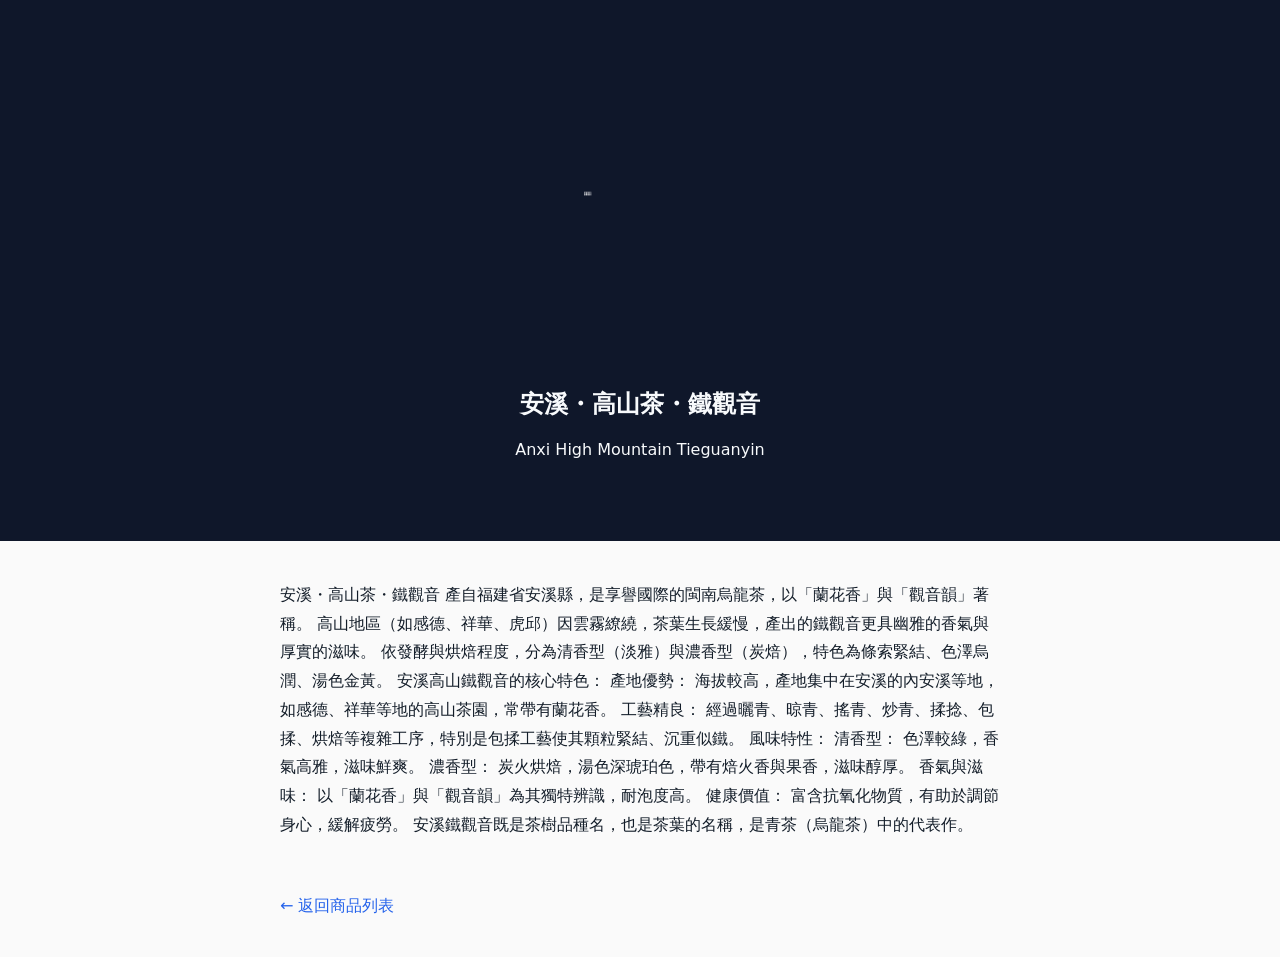
<file: v1.26/product/anxihighmountaintieguanyin.html>
<!DOCTYPE html>

<html lang="zh-Hant">
<head>
<meta charset="utf-8"/>
<title>安溪・高山茶・鐵觀音 | GuanSelecTea</title>
<meta content="width=device-width, initial-scale=1.0" name="viewport"/>
<style>
    body { font-family: system-ui, -apple-system, BlinkMacSystemFont, sans-serif; margin: 0; background:#fafafa; color:#131D29;}
    .hero { padding:60px 20px; text-align:center; background:#0f172a; color:#f8fafc;}
    .hero img { max-width:280px; border-radius:24px; margin-bottom:24px;}
    .content { max-width:720px; margin:40px auto; padding:0 20px; }
    h1 { margin-bottom:12px;}
    p { line-height:1.8;}
    .back { margin-top:40px; display:inline-block; text-decoration:none; color:#2563eb;}
  </style>

<style>
/* v14 tweaks */
[data-original]{ text-decoration: line-through; }

/* Quantity control: slightly narrower on all screens */
.qty-controls{ gap: 8px !important; }
.qty-controls [data-qty-dec], .qty-controls [data-qty-inc]{ width: 32px !important; height: 32px !important; }
.qty-controls [data-qty]{ width: 52px !important; height: 32px !important; }

@media (max-width: 640px){
  /* Stack the product row into two layers */
  table thead{ display:none; }
  tr[data-product-row]{ display:block; padding: 6px 0; }
  tr[data-product-row] td{ display:block; width:100%; padding: 10px 0 !important; }
  tr[data-product-row] td[data-cell="item"]{ padding-bottom: 6px !important; }
  tr[data-product-row] td[data-label]{ display:flex; align-items:center; justify-content:space-between; gap: 12px; }
  tr[data-product-row] td[data-label]::before{
    content: attr(data-label);
    font-size: 12px;
    color: #767C83;
    flex: 0 0 auto;
  }
  /* Bigger hit targets on mobile */
  .qty-controls [data-qty-dec], .qty-controls [data-qty-inc]{ width: 36px !important; height: 36px !important; }
  .qty-controls [data-qty]{ width: 56px !important; height: 36px !important; }

  /* Fix: prevent qty "+" being squeezed/overlapped; make "加入" full width */
  tr[data-product-row] td[data-cell="qty"][data-label],
  tr[data-product-row] td[data-cell="add"][data-label]{
    flex-direction: column;
    align-items: flex-start;
    justify-content: flex-start;
  }
  tr[data-product-row] td[data-cell="qty"][data-label]::before,
  tr[data-product-row] td[data-cell="add"][data-label]::before{
    margin-bottom: 6px;
  }
  tr[data-product-row] td[data-cell="qty"] .qty-controls{
    width: 100%;
    justify-content: flex-start;
  }
  tr[data-product-row] td[data-cell="add"] button[data-addcart]{
    width: 100%;
  }
}
</style>
</head>
<body>
<section class="hero">
<img alt="安溪・高山茶・鐵觀音" src="./bai_rui_xiang.png"/>
<h1>安溪・高山茶・鐵觀音</h1>
<p>Anxi High Mountain Tieguanyin</p>
</section>
<section class="content">
<p>
		安溪・高山茶・鐵觀音 產自福建省安溪縣，是享譽國際的閩南烏龍茶，以「蘭花香」與「觀音韻」著稱。
		高山地區（如感德、祥華、虎邱）因雲霧繚繞，茶葉生長緩慢，產出的鐵觀音更具幽雅的香氣與厚實的滋味。
		依發酵與烘焙程度，分為清香型（淡雅）與濃香型（炭焙），特色為條索緊結、色澤烏潤、湯色金黃。 
			安溪高山鐵觀音的核心特色：
				產地優勢： 海拔較高，產地集中在安溪的內安溪等地，如感德、祥華等地的高山茶園，常帶有蘭花香。
				工藝精良： 經過曬青、晾青、搖青、炒青、揉捻、包揉、烘焙等複雜工序，特別是包揉工藝使其顆粒緊結、沉重似鐵。
				風味特性：
				清香型： 色澤較綠，香氣高雅，滋味鮮爽。
				濃香型： 炭火烘焙，湯色深琥珀色，帶有焙火香與果香，滋味醇厚。
				香氣與滋味： 以「蘭花香」與「觀音韻」為其獨特辨識，耐泡度高。
				健康價值： 富含抗氧化物質，有助於調節身心，緩解疲勞。 
		安溪鐵觀音既是茶樹品種名，也是茶葉的名稱，是青茶（烏龍茶）中的代表作。
    </p>
<a class="back" href="../index.html">← 返回商品列表</a>
</section>
</body>
</html>
</file>
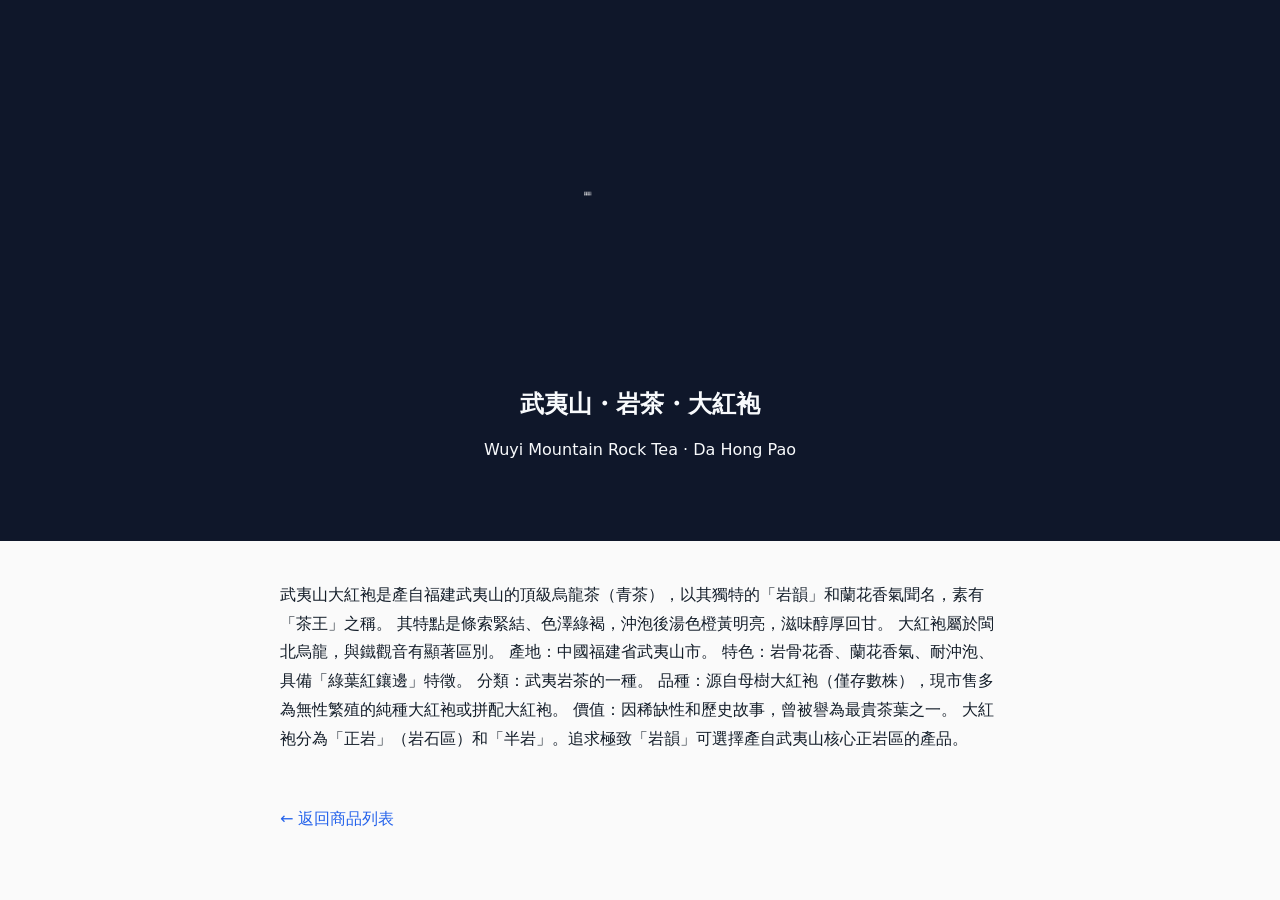
<file: v1.26/product/wuyimountainrockteadahongpao.html>
<!DOCTYPE html>

<html lang="zh-Hant">
<head>
<meta charset="utf-8"/>
<title>武夷山・岩茶・大紅袍 | GuanSelecTea</title>
<meta content="width=device-width, initial-scale=1.0" name="viewport"/>
<style>
    body { font-family: system-ui, -apple-system, BlinkMacSystemFont, sans-serif; margin: 0; background:#fafafa; color:#131D29;}
    .hero { padding:60px 20px; text-align:center; background:#0f172a; color:#f8fafc;}
    .hero img { max-width:280px; border-radius:24px; margin-bottom:24px;}
    .content { max-width:720px; margin:40px auto; padding:0 20px; }
    h1 { margin-bottom:12px;}
    p { line-height:1.8;}
    .back { margin-top:40px; display:inline-block; text-decoration:none; color:#2563eb;}
  </style>

<style>
/* v14 tweaks */
[data-original]{ text-decoration: line-through; }

/* Quantity control: slightly narrower on all screens */
.qty-controls{ gap: 8px !important; }
.qty-controls [data-qty-dec], .qty-controls [data-qty-inc]{ width: 32px !important; height: 32px !important; }
.qty-controls [data-qty]{ width: 52px !important; height: 32px !important; }

@media (max-width: 640px){
  /* Stack the product row into two layers */
  table thead{ display:none; }
  tr[data-product-row]{ display:block; padding: 6px 0; }
  tr[data-product-row] td{ display:block; width:100%; padding: 10px 0 !important; }
  tr[data-product-row] td[data-cell="item"]{ padding-bottom: 6px !important; }
  tr[data-product-row] td[data-label]{ display:flex; align-items:center; justify-content:space-between; gap: 12px; }
  tr[data-product-row] td[data-label]::before{
    content: attr(data-label);
    font-size: 12px;
    color: #767C83;
    flex: 0 0 auto;
  }
  /* Bigger hit targets on mobile */
  .qty-controls [data-qty-dec], .qty-controls [data-qty-inc]{ width: 36px !important; height: 36px !important; }
  .qty-controls [data-qty]{ width: 56px !important; height: 36px !important; }

  /* Fix: prevent qty "+" being squeezed/overlapped; make "加入" full width */
  tr[data-product-row] td[data-cell="qty"][data-label],
  tr[data-product-row] td[data-cell="add"][data-label]{
    flex-direction: column;
    align-items: flex-start;
    justify-content: flex-start;
  }
  tr[data-product-row] td[data-cell="qty"][data-label]::before,
  tr[data-product-row] td[data-cell="add"][data-label]::before{
    margin-bottom: 6px;
  }
  tr[data-product-row] td[data-cell="qty"] .qty-controls{
    width: 100%;
    justify-content: flex-start;
  }
  tr[data-product-row] td[data-cell="add"] button[data-addcart]{
    width: 100%;
  }
}
</style>
</head>
<body>
<section class="hero">
<img alt="武夷山・岩茶・大紅袍" src="./bai_rui_xiang.png"/>
<h1>武夷山・岩茶・大紅袍</h1>
<p>Wuyi Mountain Rock Tea · Da Hong Pao</p>
</section>
<section class="content">
<p>
		武夷山大紅袍是產自福建武夷山的頂級烏龍茶（青茶），以其獨特的「岩韻」和蘭花香氣聞名，素有「茶王」之稱。
		其特點是條索緊結、色澤綠褐，沖泡後湯色橙黃明亮，滋味醇厚回甘。 大紅袍屬於閩北烏龍，與鐵觀音有顯著區別。 
			產地：中國福建省武夷山市。
			特色：岩骨花香、蘭花香氣、耐沖泡、具備「綠葉紅鑲邊」特徵。
			分類：武夷岩茶的一種。
			品種：源自母樹大紅袍（僅存數株），現市售多為無性繁殖的純種大紅袍或拼配大紅袍。
			價值：因稀缺性和歷史故事，曾被譽為最貴茶葉之一。 
		大紅袍分為「正岩」（岩石區）和「半岩」。追求極致「岩韻」可選擇產自武夷山核心正岩區的產品。 
    </p>
<a class="back" href="../index.html">← 返回商品列表</a>
</section>
</body>
</html>
</file>
<file: v1.26/Iease/travel plans/pu_tuo_shan/style.css>
/* 基礎設定 */
* {
    margin: 0;
    padding: 0;
    box-sizing: border-box;
}

body {
    font-family: 'Noto Sans TC', sans-serif;
    line-height: 1.6;
    color: #333;
    background: linear-gradient(135deg, #667eea 0%, #764ba2 100%);
    min-height: 100vh;
}

.container {
    max-width: 1200px;
    margin: 0 auto;
    padding: 0 20px;
}

/* 頁頭 */
.header {
    background: rgba(255, 255, 255, 0.95);
    padding: 40px 0;
    text-align: center;
    box-shadow: 0 2px 10px rgba(0,0,0,0.1);
}

.header h1 {
    color: #667eea;
    font-size: 2.5rem;
    margin-bottom: 10px;
}

.subtitle {
    color: #666;
    font-size: 1.2rem;
}

/* 導航 */
.nav {
    background: rgba(255, 255, 255, 0.9);
    padding: 15px 0;
    position: sticky;
    top: 0;
    z-index: 100;
    box-shadow: 0 2px 5px rgba(0,0,0,0.1);
}

.nav a {
    color: #667eea;
    text-decoration: none;
    margin: 0 15px;
    font-weight: 500;
    transition: color 0.3s;
}

.nav a:hover {
    color: #764ba2;
}

/* 主內容 */
.main {
    background: #f8f9fa;
    padding: 40px 0;
}

.section {
    background: white;
    margin: 20px 0;
    padding: 40px 0;
    border-radius: 10px;
    box-shadow: 0 5px 15px rgba(0,0,0,0.1);
}

.section h2 {
    color: #667eea;
    margin-bottom: 30px;
    font-size: 2rem;
    text-align: center;
}

/* 行程概覽 */
.overview-grid {
    display: grid;
    grid-template-columns: repeat(auto-fit, minmax(300px, 1fr));
    gap: 20px;
}

.overview-card {
    background: linear-gradient(135deg, #667eea 0%, #764ba2 100%);
    color: white;
    padding: 30px;
    border-radius: 10px;
    text-align: center;
}

.overview-card h3 {
    margin-bottom: 20px;
    font-size: 1.5rem;
}

/* 時間軸 */
.timeline {
    position: relative;
    padding: 20px 0;
}

.timeline::before {
    content: '';
    position: absolute;
    left: 50%;
    transform: translateX(-50%);
    width: 4px;
    height: 100%;
    background: #667eea;
}

.timeline-item {
    display: flex;
    margin: 30px 0;
    position: relative;
}

.timeline-item:nth-child(odd) {
    flex-direction: row;
}

.timeline-item:nth-child(even) {
    flex-direction: row-reverse;
}

.time {
    background: #667eea;
    color: white;
    padding: 10px 20px;
    border-radius: 20px;
    font-weight: bold;
    min-width: 150px;
    text-align: center;
    position: relative;
    z-index: 2;
}

.content {
    background: #f8f9fa;
    padding: 20px;
    border-radius: 10px;
    margin: 0 30px;
    flex: 1;
    box-shadow: 0 2px 5px rgba(0,0,0,0.1);
}

.content h3 {
    color: #667eea;
    margin-bottom: 10px;
}

.tag {
    display: inline-block;
    padding: 5px 15px;
    border-radius: 15px;
    font-size: 0.8rem;
    margin-top: 10px;
    color: white;
}

.tag.transport { background: #3498db; }
.tag.food { background: #27ae60; }
.tag.temple { background: #9b59b6; }
.tag.hotel { background: #e67e22; }
.tag.attraction { background: #e74c3c; }
.tag.walk { background: #1abc9c; }

/* 交通表格 */
.transport-grid {
    display: grid;
    grid-template-columns: repeat(auto-fit, minmax(400px, 1fr));
    gap: 20px;
}

.transport-card {
    background: #f8f9fa;
    padding: 25px;
    border-radius: 10px;
    border-left: 5px solid #667eea;
}

.transport-card h3 {
    color: #667eea;
    margin-bottom: 20px;
}

.transport-table {
    width: 100%;
    border-collapse: collapse;
}

.transport-table th,
.transport-table td {
    padding: 12px;
    text-align: left;
    border-bottom: 1px solid #ddd;
}

.transport-table th {
    background: #667eea;
    color: white;
}

.transport-table tr:hover {
    background: #f1f1f1;
}

.transport-list {
    list-style: none;
}

.transport-list li {
    padding: 10px 0;
    border-bottom: 1px solid #eee;
}

/* 地圖 */
.map-container {
    display: grid;
    grid-template-columns: 1fr 1fr;
    gap: 30px;
    margin: 30px 0;
}

.map-placeholder {
    background: #f8f9fa;
    padding: 40px;
    border-radius: 10px;
    text-align: center;
    border: 2px dashed #667eea;
}

.map-placeholder h3 {
    color: #667eea;
    margin-bottom: 20px;
}

.map-placeholder ul {
    text-align: left;
    margin: 20px 0;
    padding-left: 20px;
}

.map-placeholder li {
    margin: 10px 0;
}

.map-note {
    color: #e74c3c;
    font-weight: bold;
    margin-top: 20px;
}

.route-table {
    width: 100%;
    border-collapse: collapse;
}

.route-table th,
.route-table td {
    padding: 12px;
    text-align: left;
    border-bottom: 1px solid #ddd;
}

.route-table th {
    background: #667eea;
    color: white;
}

.interactive-map {
    background: #f8f9fa;
    padding: 30px;
    border-radius: 10px;
    margin-top: 30px;
}

.map-links {
    display: flex;
    gap: 15px;
    flex-wrap: wrap;
    margin-top: 20px;
}

.map-btn {
    background: #667eea;
    color: white;
    padding: 12px 25px;
    border-radius: 25px;
    text-decoration: none;
    transition: background 0.3s;
}

.map-btn:hover {
    background: #764ba2;
}

/* 預算 */
.budget-grid {
    display: grid;
    grid-template-columns: repeat(auto-fit, minmax(300px, 1fr));
    gap: 20px;
    margin: 30px 0;
}

.budget-card {
    background: #f8f9fa;
    padding: 25px;
    border-radius: 10px;
    border-top: 5px solid #667eea;
}

.budget-card h3 {
    color: #667eea;
    margin-bottom: 20px;
    text-align: center;
}

.budget-table {
    width: 100%;
    border-collapse: collapse;
}

.budget-table td {
    padding: 10px;
    border-bottom: 1px solid #eee;
}

.budget-table tr.total {
    font-weight: bold;
    background: #667eea;
    color: white;
}

.budget-table tr.total td {
    border: none;
}

.budget-summary {
    background: linear-gradient(135deg, #667eea 0%, #764ba2 100%);
    color: white;
    padding: 30px;
    border-radius: 10px;
    margin-top: 30px;
}

.budget-summary h3 {
    text-align: center;
    margin-bottom: 20px;
}

.summary-table {
    width: 100%;
    max-width: 600px;
    margin: 0 auto;
    border-collapse: collapse;
}

.summary-table td {
    padding: 15px;
    border-bottom: 1px solid rgba(255,255,255,0.2);
}

.summary-table tr.grand-total {
    font-size: 1.3rem;
    font-weight: bold;
    background: rgba(255,255,255,0.2);
}

.budget-note {
    text-align: center;
    margin-top: 20px;
    opacity: 0.8;
}

/* 住宿 */
.hotel-grid {
    display: grid;
    grid-template-columns: repeat(auto-fit, minmax(400px, 1fr));
    gap: 20px;
}

.hotel-card {
    background: #f8f9fa;
    padding: 30px;
    border-radius: 10px;
    border-left: 5px solid #667eea;
}

.hotel-card h3 {
    color: #667eea;
    margin-bottom: 20px;
}

.hotel-card ul {
    list-style: none;
    margin: 20px 0;
}

.hotel-card li {
    padding: 10px 0;
    border-bottom: 1px solid #eee;
}

.hotel-tip {
    background: #fff3cd;
    padding: 15px;
    border-radius: 5px;
    margin-top: 20px;
    border-left: 4px solid #ffc107;
}

/* 注意事項 */
.tips-grid {
    display: grid;
    grid-template-columns: repeat(auto-fit, minmax(300px, 1fr));
    gap: 20px;
}

.tip-card {
    background: #f8f9fa;
    padding: 25px;
    border-radius: 10px;
    border-top: 5px solid #e74c3c;
}

.tip-card h3 {
    color: #e74c3c;
    margin-bottom: 15px;
}

/* 頁尾 */
.footer {
    background: rgba(255, 255, 255, 0.95);
    padding: 30px 0;
    text-align: center;
    margin-top: 40px;
}

.footer p {
    margin: 10px 0;
    color: #666;
}

.copyright {
    font-size: 0.9rem;
    color: #999;
    margin-top: 20px;
}

/* 響應式設計 */
@media (max-width: 768px) {
    .header h1 {
        font-size: 1.8rem;
    }
    
    .nav a {
        display: block;
        margin: 10px 0;
        text-align: center;
    }
    
    .timeline::before {
        left: 20px;
    }
    
    .timeline-item {
        flex-direction: row !important;
        padding-left: 50px;
    }
    
    .time {
        position: absolute;
        left: 0;
        min-width: 100px;
    }
    
    .content {
        margin: 0 0 0 20px;
    }
    
    .map-container {
        grid-template-columns: 1fr;
    }
    
    .transport-grid,
    .budget-grid,
    .hotel-grid,
    .tips-grid {
        grid-template-columns: 1fr;
    }
}

/* 動畫效果 */
@keyframes fadeIn {
    from {
        opacity: 0;
        transform: translateY(20px);
    }
    to {
        opacity: 1;
        transform: translateY(0);
    }
}

.section {
    animation: fadeIn 0.6s ease-out;
}

.timeline-item {
    animation: fadeIn 0.6s ease-out;
}

/* 打印樣式 */
@media print {
    body {
        background: white;
    }
    
    .nav {
        display: none;
    }
    
    .section {
        box-shadow: none;
        border: 1px solid #ddd;
    }
}
</file>
